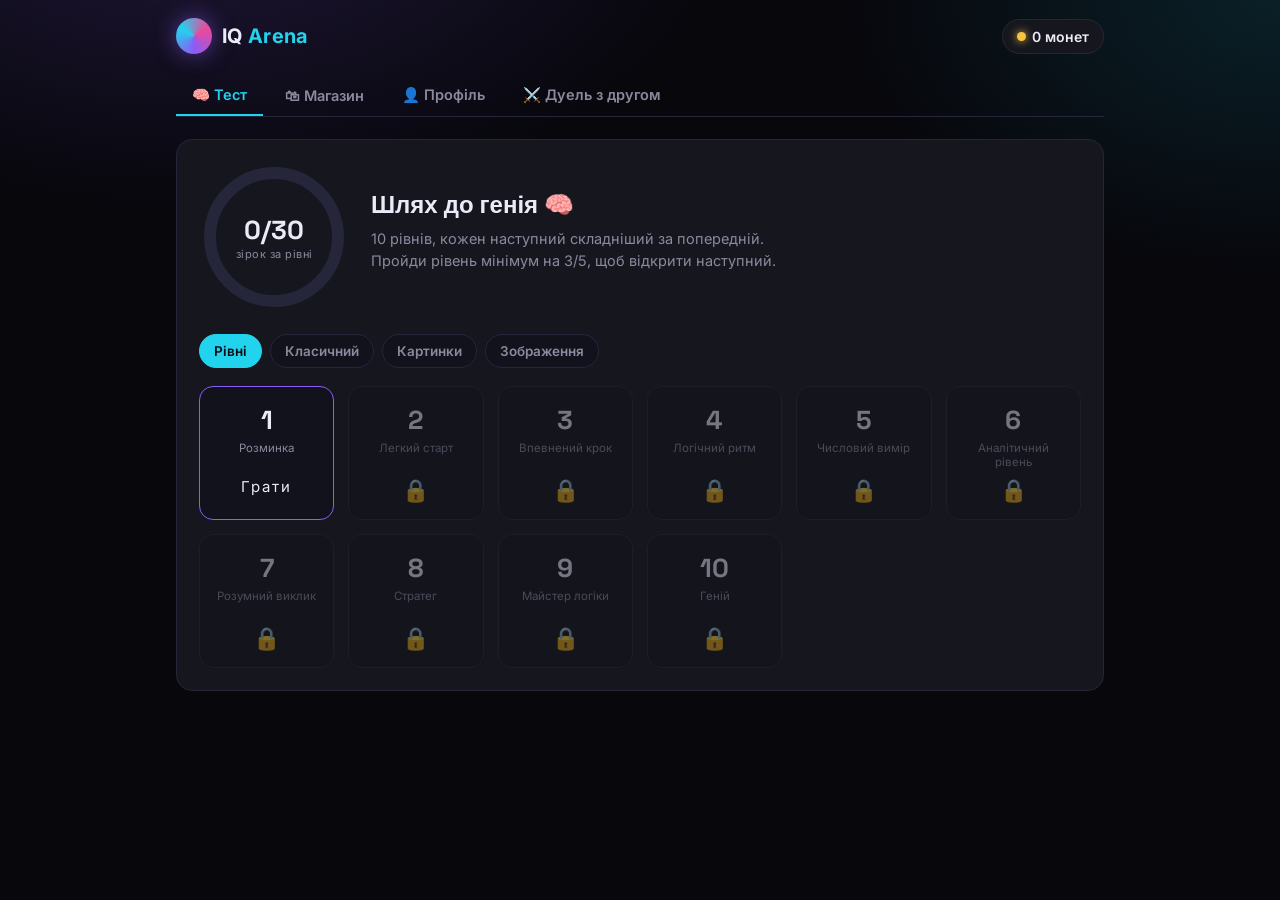
<file: index.html>
<!DOCTYPE html>
<html lang="uk">
<head>
<meta charset="UTF-8">
<meta name="viewport" content="width=device-width, initial-scale=1.0">
<title>IQ Arena</title>
<link rel="stylesheet" href="style.css">
</head>


<body>
<div class="wrap" id="app"></div>

<script src="script.js"></script>
</body>
</html>
</file>
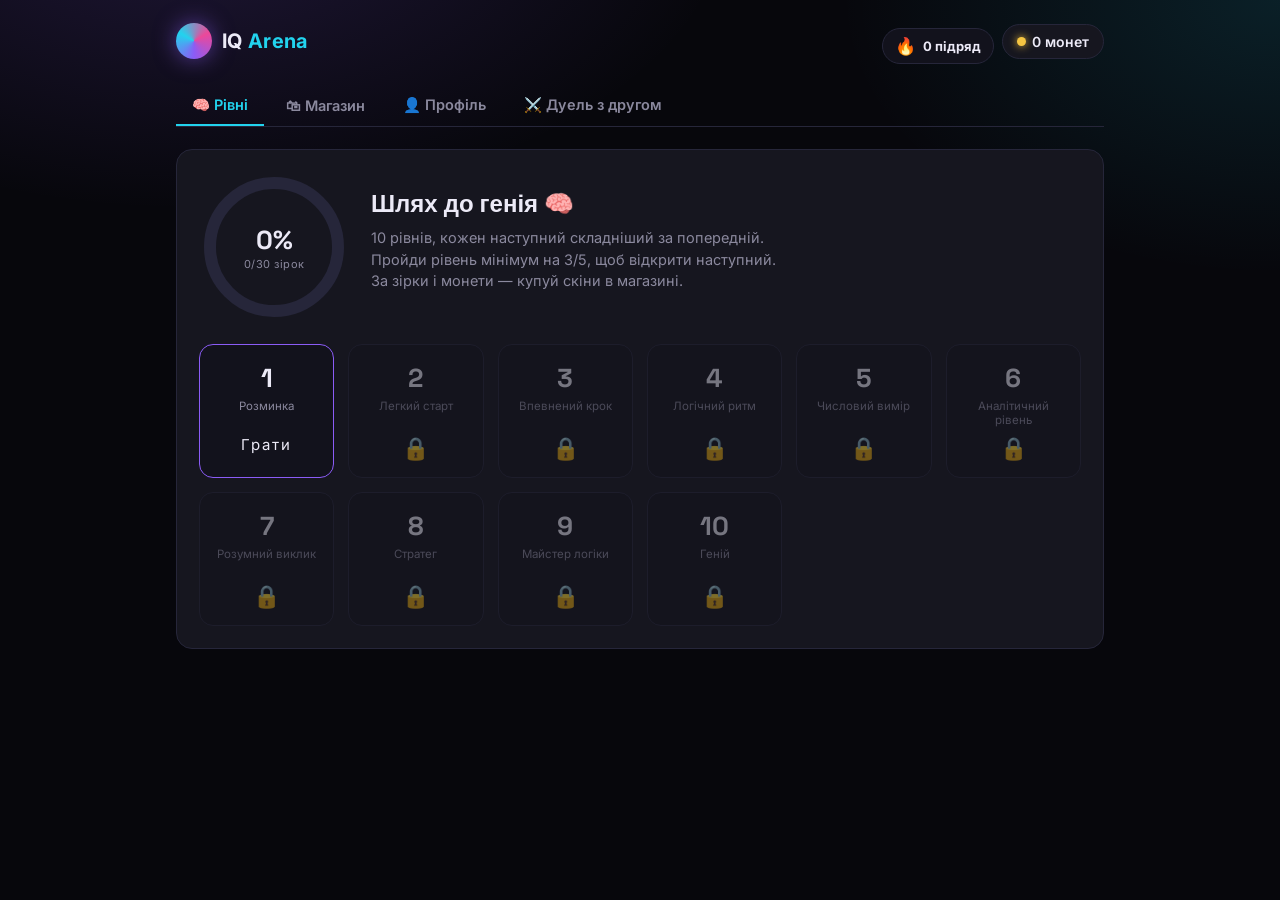
<file: iq-arena-streak (1).html>
<!DOCTYPE html>
<html lang="uk">
<head>
<meta charset="UTF-8">
<meta name="viewport" content="width=device-width, initial-scale=1.0">
<title>IQ Arena</title>
<style>
@import url('https://fonts.googleapis.com/css2?family=Space+Grotesk:wght@500;600;700&family=Inter:wght@400;500;600;700&display=swap');

:root{
  --bg:#07070c;
  --bg-elev:#12121c;
  --bg-card:#16161f;
  --line:#26263a;
  --violet:#8b5cf6;
  --cyan:#22d3ee;
  --pink:#ec4899;
  --gold:#f5c542;
  --text:#eceaf7;
  --text-dim:#8b899e;
  --danger:#f14668;
  --good:#34d399;
}
*{box-sizing:border-box;}
html,body{margin:0;padding:0;}
body{
  background:
    radial-gradient(ellipse 900px 500px at 15% -10%, rgba(139,92,246,.18), transparent 60%),
    radial-gradient(ellipse 800px 500px at 100% 0%, rgba(34,211,238,.12), transparent 55%),
    var(--bg);
  color:var(--text);
  font-family:'Inter',sans-serif;
  min-height:100vh;
}
h1,h2,h3,.disp{font-family:'Space Grotesk',sans-serif;}
button{font-family:'Inter',sans-serif;cursor:pointer;}
::selection{background:var(--violet);color:#fff;}
:focus-visible{outline:2px solid var(--cyan);outline-offset:2px;}
@media (prefers-reduced-motion: reduce){*{animation-duration:.001ms !important;transition-duration:.001ms !important;}}

.wrap{max-width:960px;margin:0 auto;padding:18px 16px 60px;}

/* topbar */
.topbar{display:flex;align-items:center;justify-content:space-between;gap:12px;margin-bottom:22px;}
.brand{display:flex;align-items:center;gap:10px;}
.brand-orb{
  width:36px;height:36px;border-radius:50%;
  background:conic-gradient(from 180deg, var(--violet), var(--cyan), var(--pink), var(--violet));
  box-shadow:0 0 22px rgba(139,92,246,.55);
  animation:spin 6s linear infinite;
}
@keyframes spin{to{transform:rotate(360deg);}}
.brand-name{font-size:20px;font-weight:700;letter-spacing:.3px;}
.brand-name span{color:var(--cyan);}
.coin-pill{
  display:flex;align-items:center;gap:6px;
  background:var(--bg-card);border:1px solid var(--line);
  padding:8px 14px;border-radius:999px;font-weight:600;font-size:14px;
}
.coin-pill .dot{width:9px;height:9px;border-radius:50%;background:var(--gold);box-shadow:0 0 8px var(--gold);}

/* tabs */
.tabs{display:flex;gap:6px;margin-bottom:22px;border-bottom:1px solid var(--line);overflow-x:auto;}
.tab-btn{
  background:none;border:none;color:var(--text-dim);padding:10px 16px;font-size:14.5px;
  font-weight:600;border-bottom:2px solid transparent;white-space:nowrap;transition:.15s;
}
.tab-btn:hover{color:var(--text);}
.tab-btn.active{color:var(--cyan);border-bottom-color:var(--cyan);}

.card{
  background:var(--bg-card);border:1px solid var(--line);border-radius:16px;padding:22px;
}
.muted{color:var(--text-dim);}
.grad-btn{
  background:linear-gradient(90deg,var(--violet),var(--cyan));border:none;color:#0a0a12;
  font-weight:700;padding:12px 22px;border-radius:11px;font-size:15px;transition:.15s;
}
.grad-btn:hover{filter:brightness(1.1);transform:translateY(-1px);}
.grad-btn:disabled{opacity:.4;cursor:not-allowed;transform:none;}
.ghost-btn{
  background:transparent;border:1px solid var(--line);color:var(--text);
  padding:11px 20px;border-radius:11px;font-size:14.5px;font-weight:600;transition:.15s;
}
.ghost-btn:hover{border-color:var(--cyan);color:var(--cyan);}

/* ===== LEVEL MAP ===== */
.hero-row{display:flex;gap:22px;align-items:center;flex-wrap:wrap;margin-bottom:22px;}
.gauge-wrap{position:relative;width:150px;height:150px;flex-shrink:0;}
.gauge-num{position:absolute;inset:0;display:flex;flex-direction:column;align-items:center;justify-content:center;}
.gauge-num b{font-family:'Space Grotesk';font-size:26px;}
.gauge-num small{color:var(--text-dim);font-size:11px;letter-spacing:.5px;text-align:center;padding:0 10px;}
.hero-text h2{margin:0 0 8px;font-size:24px;}
.hero-text p{color:var(--text-dim);margin:0 0 14px;max-width:420px;line-height:1.5;font-size:14.5px;}

.level-grid{display:grid;grid-template-columns:repeat(auto-fill,minmax(130px,1fr));gap:14px;}
.level-node{
  position:relative;background:var(--bg-elev);border:1px solid var(--line);border-radius:14px;
  padding:16px 12px;text-align:center;transition:.15s;
}
.level-node.unlocked{border-color:var(--violet);cursor:pointer;}
.level-node.unlocked:hover{transform:translateY(-2px);box-shadow:0 6px 20px rgba(139,92,246,.25);}
.level-node.locked{opacity:.45;}
.level-num{font-family:'Space Grotesk';font-size:26px;font-weight:700;}
.level-title{font-size:11.5px;color:var(--text-dim);margin:4px 0 8px;min-height:28px;}
.level-stars{font-size:15px;letter-spacing:2px;}
.level-lock{font-size:22px;margin-top:4px;}

/* ===== STREAK ===== */
.streak-pill{
  display:inline-flex;align-items:center;gap:7px;
  background:var(--bg-elev);border:1px solid var(--line);
  padding:7px 12px;border-radius:999px;font-size:13px;font-weight:700;
  margin-top:10px;
}
.streak-pill.hot{border-color:var(--gold);color:var(--gold);box-shadow:0 0 14px rgba(245,197,66,.14);}
.streak-fire{font-size:17px;}

/* progress bar in test */
.q-progress{display:flex;gap:5px;margin-bottom:18px;}
.q-progress i{flex:1;height:5px;border-radius:3px;background:var(--line);}
.q-progress i.done{background:var(--cyan);}
.q-progress i.now{background:var(--violet);}
.q-text{font-size:19px;font-weight:600;margin:4px 0 20px;line-height:1.4;}
.opts{display:grid;grid-template-columns:1fr 1fr;gap:12px;}
@media(max-width:520px){.opts{grid-template-columns:1fr;}}
.opt-btn{
  text-align:left;background:var(--bg-elev);border:1px solid var(--line);color:var(--text);
  padding:14px 16px;border-radius:12px;font-size:15px;transition:.12s;
}
.opt-btn:hover{border-color:var(--violet);background:#1a1a28;}
.opt-btn.correct{border-color:var(--good);background:rgba(52,211,153,.12);}
.opt-btn.wrong{border-color:var(--danger);background:rgba(241,70,104,.12);}
.opt-btn:disabled{cursor:default;}

.result-box{text-align:center;padding:10px 0 4px;}
.result-box .big{font-family:'Space Grotesk';font-size:52px;font-weight:700;background:linear-gradient(90deg,var(--violet),var(--cyan));-webkit-background-clip:text;background-clip:text;color:transparent;}
.pass-tag{display:inline-block;padding:6px 16px;border-radius:999px;font-weight:700;font-size:13px;margin-bottom:8px;}
.pass-tag.win{background:rgba(52,211,153,.15);color:var(--good);}
.pass-tag.fail{background:rgba(241,70,104,.15);color:var(--danger);}
.result-row{display:flex;justify-content:center;gap:26px;margin:18px 0 22px;flex-wrap:wrap;}
.result-stat{text-align:center;}
.result-stat b{display:block;font-size:20px;font-family:'Space Grotesk';}
.result-stat small{color:var(--text-dim);font-size:12px;}
.stars-big{font-size:34px;letter-spacing:6px;margin:6px 0 10px;}

/* ===== SHOP ===== */
.shop-cats{display:flex;gap:8px;margin-bottom:18px;flex-wrap:wrap;}
.cat-chip{background:var(--bg-elev);border:1px solid var(--line);color:var(--text-dim);padding:8px 14px;border-radius:999px;font-size:13.5px;font-weight:600;}
.cat-chip.active{color:#0a0a12;background:var(--cyan);border-color:var(--cyan);}
.shop-grid{display:grid;grid-template-columns:repeat(auto-fill,minmax(140px,1fr));gap:14px;}
.item-card{background:var(--bg-elev);border:1px solid var(--line);border-radius:14px;padding:14px;text-align:center;}
.item-preview{width:64px;height:64px;border-radius:50%;margin:0 auto 10px;display:flex;align-items:center;justify-content:center;font-size:28px;border:1px solid var(--line);}
.item-name{font-size:13.5px;font-weight:600;margin-bottom:2px;}
.item-cost{color:var(--gold);font-size:12.5px;margin-bottom:10px;}
.item-btn{width:100%;padding:8px;border-radius:9px;font-size:13px;font-weight:700;border:none;}
.item-btn.owned{background:var(--line);color:var(--text-dim);}
.item-btn.equipped{background:var(--good);color:#06251a;}
.item-btn.buy{background:linear-gradient(90deg,var(--violet),var(--cyan));color:#0a0a12;}
.item-btn.locked{background:var(--bg-card);color:var(--text-dim);}

/* ===== PROFILE / AVATAR ===== */
.profile-top{display:flex;gap:26px;align-items:center;flex-wrap:wrap;margin-bottom:22px;}
.avatar-shell{width:130px;height:130px;position:relative;flex-shrink:0;}
.avatar-body{width:100%;height:100%;border-radius:50%;display:flex;align-items:center;justify-content:center;position:relative;transition:.2s;}
.avatar-hat{position:absolute;top:-22px;left:50%;transform:translateX(-50%);font-size:44px;}
.avatar-face{font-size:34px;}
.name-input{
  background:var(--bg-elev);border:1px solid var(--line);color:var(--text);
  padding:10px 14px;border-radius:10px;font-size:16px;font-weight:600;width:220px;max-width:60vw;
}
.stat-grid{display:grid;grid-template-columns:repeat(4,1fr);gap:12px;margin-top:18px;}
.stat-card{background:var(--bg-elev);border:1px solid var(--line);border-radius:12px;padding:14px;text-align:center;}
.stat-card b{display:block;font-family:'Space Grotesk';font-size:20px;}
.stat-card small{color:var(--text-dim);font-size:12px;}

/* ===== DUEL ===== */
.duel-choice{display:flex;gap:14px;flex-wrap:wrap;}
.duel-card{flex:1;min-width:220px;background:var(--bg-elev);border:1px solid var(--line);border-radius:14px;padding:20px;}
.duel-card h3{margin:0 0 8px;font-size:16px;}
.code-input{
  background:var(--bg-card);border:1px solid var(--line);color:var(--text);
  padding:11px 14px;border-radius:10px;font-size:18px;letter-spacing:3px;text-align:center;width:120px;margin-right:10px;
}
.room-code-big{font-family:'Space Grotesk';font-size:44px;font-weight:700;letter-spacing:8px;color:var(--cyan);text-align:center;margin:10px 0;}
.pulse-dot{width:9px;height:9px;border-radius:50%;background:var(--gold);display:inline-block;animation:pulse 1.2s infinite;margin-right:6px;}
@keyframes pulse{0%,100%{opacity:1;}50%{opacity:.25;}}
.vs-row{display:flex;align-items:center;justify-content:center;gap:24px;margin:20px 0;}
.vs-player{text-align:center;}
.vs-avatar{width:70px;height:70px;border-radius:50%;margin:0 auto 8px;}
.vs-mid{font-family:'Space Grotesk';font-weight:700;color:var(--text-dim);font-size:18px;}
.winner-banner{text-align:center;font-family:'Space Grotesk';font-size:22px;font-weight:700;margin:14px 0;}
</style>
</head>
<body>
<div class="wrap" id="app"></div>

<script>
/* ---------- storage helpers ---------- */
async function sget(key, shared){ try{ const r = await window.storage.get(key, !!shared); return r ? r.value : null; }catch(e){ return null; } }
async function sset(key, value, shared){ try{ return await window.storage.set(key, value, !!shared); }catch(e){ return null; } }

function uid(){ return Math.random().toString(36).slice(2,10); }
function mulberry32(a){ return function(){ a|=0; a=a+0x6D2B79F5|0; let t=Math.imul(a^a>>>15,1|a); t=t+Math.imul(t^t>>>7,61|t)^t; return ((t^t>>>14)>>>0)/4294967296; }; }
function seededShuffle(arr, seed){
  const rng = mulberry32(seed);
  const a = arr.slice();
  for(let i=a.length-1;i>0;i--){ const j=Math.floor(rng()*(i+1)); [a[i],a[j]]=[a[j],a[i]]; }
  return a;
}
function shuffleRandom(arr){ return seededShuffle(arr, Math.floor(Math.random()*1e9)); }

/* ---------- 10 levels x 5 questions, increasing difficulty ---------- */
const LEVELS = [
  { title:"Розминка", q:[
    {q:"Яке слово зайве?", o:["Кіт","Собака","Стіл","Кінь"], a:2},
    {q:"Продовжте: 1, 2, 3, 4, ?", o:["5","6","7","4"], a:0},
    {q:"Скільки днів у тижні?", o:["5","6","7","8"], a:2},
    {q:"Яка пора року йде після зими?", o:["Осінь","Весна","Літо","Зима"], a:1},
    {q:"Скільки буде 2 + 2 × 2?", o:["8","6","4","10"], a:1},
  ]},
  { title:"Легкий старт", q:[
    {q:"Продовжте: 5, 10, 15, 20, ?", o:["22","24","25","30"], a:2},
    {q:"Яке слово зайве?", o:["Яблуко","Банан","Морква","Груша"], a:2},
    {q:"Рука : Пальці = Дерево : ?", o:["Листя","Земля","Небо","Вода"], a:0},
    {q:"Продовжте: A, B, C, D, ?", o:["E","F","D","G"], a:0},
    {q:"Скільки місяців у році?", o:["10","11","12","13"], a:2},
  ]},
  { title:"Впевнений крок", q:[
    {q:"Продовжте: 2, 4, 8, 16, ?", o:["24","32","20","64"], a:1},
    {q:"Книга : Читати = Їжа : ?", o:["Готувати","Їсти","Купувати","Мити"], a:1},
    {q:"Яке слово зайве?", o:["Собака","Кіт","Стілець","Кінь"], a:2},
    {q:"Продовжте: 3, 6, 9, 12, ?", o:["14","16","15","18"], a:2},
    {q:"Годинник : Час = Термометр : ?", o:["Погода","Температура","Скло","Ртуть"], a:1},
  ]},
  { title:"Логічний ритм", q:[
    {q:"Продовжте: 1, 4, 9, 16, 25, ?", o:["30","36","32","49"], a:1},
    {q:"Птах : Гніздо = Людина : ?", o:["Робота","Дім","Місто","Сім'я"], a:1},
    {q:"Продовжте буквений ряд: A, C, E, G, ?", o:["H","I","F","J"], a:1},
    {q:"Яке слово зайве?", o:["Трикутник","Квадрат","Коло","Дерево"], a:3},
    {q:"Якщо всі коти — тварини, і Мурчик — кіт, то Мурчик — це:", o:["Птах","Рослина","Тварина","Річ"], a:2},
  ]},
  { title:"Числовий вимір", q:[
    {q:"Продовжте: 1, 1, 2, 3, 5, 8, ?", o:["11","12","13","10"], a:2},
    {q:"Продовжте буквений ряд: B, D, F, H, ?", o:["I","K","J","G"], a:2},
    {q:"У Марії 3 брати, і в кожного брата є одна сестра. Скільки сестер у братів?", o:["1","2","3","4"], a:0},
    {q:"Продовжте: 7, 14, 21, 28, ?", o:["30","35","32","42"], a:1},
    {q:"Що важче: кілограм пір'я чи кілограм заліза?", o:["Пір'я","Залізо","Однаково","Не можна визначити"], a:2},
  ]},
  { title:"Аналітичний рівень", q:[
    {q:"Продовжте: 2, 6, 18, 54, ?", o:["108","162","216","144"], a:1},
    {q:"Продовжте: 100, 90, 81, 73, ?", o:["66","65","64","67"], a:0},
    {q:"Художник : Пензель = Письменник : ?", o:["Папір","Ручка","Книга","Стіл"], a:1},
    {q:"Яке число зайве: 3, 5, 7, 9, 10?", o:["3","9","10","7"], a:2},
    {q:"Сьогодні вівторок. Яким днем буде через 10 днів?", o:["Четвер","П'ятниця","Субота","Середа"], a:1},
  ]},
  { title:"Розумний виклик", q:[
    {q:"Продовжте: 4, 9, 16, 25, 36, ?", o:["42","49","45","48"], a:1},
    {q:"5 машин фарбують 5 парканів за 5 днів. За скільки днів 100 машин пофарбують 100 парканів?", o:["100","20","5","1"], a:2},
    {q:"Лікар : Лікарня = Вчитель : ?", o:["Клас","Школа","Дошка","Учень"], a:1},
    {q:"Яке слово не належить до групи: Флейта, Труба, Саксофон, Барабан?", o:["Флейта","Труба","Саксофон","Барабан"], a:3},
    {q:"Продовжте: 12, 24, 36, 48, ?", o:["54","58","60","50"], a:2},
  ]},
  { title:"Стратег", q:[
    {q:"Продовжте: 1, 2, 6, 24, 120, ?", o:["720","600","840","360"], a:0},
    {q:"Три сестри мають по одному спільному брату. Скільки всього дітей у родині?", o:["3","4","6","7"], a:1},
    {q:"Насіння : Дерево = Яйце : ?", o:["Гніздо","Птах","Шкаралупа","Курка"], a:1},
    {q:"Продовжте: 2, 3, 5, 7, 11, ?", o:["12","13","14","15"], a:1},
    {q:"Потяг їде зі швидкістю 60 км/год. За скільки часу він проїде 150 км?", o:["2 год","2,5 год","3 год","1,5 год"], a:1},
  ]},
  { title:"Майстер логіки", q:[
    {q:"Продовжте: 3, 7, 15, 31, 63, ?", o:["120","125","127","130"], a:2},
    {q:"У кімнаті 4 кути, у кожному сидить кіт. Навпроти кожного кота — 3 коти. Скільки всього котів у кімнаті?", o:["4","12","16","8"], a:0},
    {q:"Океан : Крапля = Пустеля : ?", o:["Піщинка","Оазис","Верблюд","Спека"], a:0},
    {q:"Продовжте буквений ряд: Z, X, V, T, ?", o:["S","R","Q","U"], a:1},
    {q:"Один годинник зупинений, інший поспішає на хвилину щодня. Який з них точніший протягом року?", o:["Той, що поспішає","Зупинений","Обидва однаково","Жоден"], a:1},
  ]},
  { title:"Геній", q:[
    {q:"Продовжте: 1, 3, 6, 10, 15, ?", o:["18","20","21","22"], a:2},
    {q:"Скільки разів на добу годинникові стрілки накладаються одна на одну?", o:["12","22","24","20"], a:1},
    {q:"Симфонія : Композитор = Роман : ?", o:["Читач","Письменник","Сторінка","Бібліотека"], a:1},
    {q:"Продовжте: 5, 11, 23, 47, ?", o:["93","94","95","96"], a:2},
    {q:"Що можна зловити, але не можна кинути?", o:["М'яч","Застуду","Рибу","Метелика"], a:1},
  ]},
];
const ALL_QUESTIONS = LEVELS.flatMap(l=>l.q);

/* ---------- shop items ---------- */
const BODIES = [
  {id:"b1",name:"Смарагд",cost:0,bg:"#10b981"},
  {id:"b2",name:"Аметист",cost:50,bg:"#8b5cf6"},
  {id:"b3",name:"Вогонь",cost:80,bg:"#f97316"},
  {id:"b4",name:"Крига",cost:80,bg:"#22d3ee"},
  {id:"b5",name:"Золото",cost:150,bg:"#eab308"},
  {id:"b6",name:"Космос",cost:220,bg:"linear-gradient(135deg,#8b5cf6,#ec4899)"}
];
const HATS = [
  {id:"h0",name:"Без капелюха",cost:0,emoji:""},
  {id:"h1",name:"Корона",cost:120,emoji:"👑"},
  {id:"h2",name:"Кепка",cost:60,emoji:"🧢"},
  {id:"h3",name:"Циліндр",cost:100,emoji:"🎩"},
  {id:"h4",name:"Ковбойський",cost:90,emoji:"🤠"},
  {id:"h5",name:"Випускний",cost:110,emoji:"🎓"}
];
const FACES = [
  {id:"f0",name:"Звичайне",cost:0,emoji:""},
  {id:"f1",name:"Темні окуляри",cost:50,emoji:"🕶️"},
  {id:"f2",name:"Розумні окуляри",cost:70,emoji:"🤓"},
  {id:"f3",name:"Зірочки",cost:65,emoji:"🤩"},
  {id:"f4",name:"Робот",cost:130,emoji:"🤖"}
];
const AURAS = [
  {id:"a0",name:"Без аури",cost:0,glow:"none"},
  {id:"a1",name:"Неонова",cost:100,glow:"0 0 34px #22d3ee"},
  {id:"a2",name:"Вогняна",cost:100,glow:"0 0 34px #f97316"},
  {id:"a3",name:"Райдужна",cost:180,glow:"0 0 40px #ec4899"}
];
function findItem(cat,id){ const m={body:BODIES,hat:HATS,face:FACES,aura:AURAS}[cat]; return m.find(i=>i.id===id); }

/* ---------- state ---------- */
let profile = null;
let tab = "test";
let shopCat = "body";
let testState = null;
let duelState = { screen:"menu", code:null, room:null, pollTimer:null };

const defaultProfile = ()=>({
  id: uid(), name:"Гравець", coins:0, bestScore:0, gamesPlayed:0, streak:0, bestStreak:0,
  owned:["b1","h0","f0","a0"], equipped:{body:"b1",hat:"h0",face:"f0",aura:"a0"},
  unlockedLevel:1, levelStars:{}
});

async function loadProfile(){
  let p = await sget("profile", false);
  if(!p){ p = defaultProfile(); await sset("profile", p, false); }
  else if(typeof p === "string"){ try{ p = JSON.parse(p); }catch(e){ p = defaultProfile(); } }
  if(!p.unlockedLevel) p.unlockedLevel = 1;
  if(!p.levelStars) p.levelStars = {};
  if(typeof p.streak !== "number") p.streak = 0;
  if(typeof p.bestStreak !== "number") p.bestStreak = 0;
  profile = p;
}
async function saveProfile(){ await sset("profile", profile, false); }

/* ---------- avatar render ---------- */
function avatarHTML(size, equipped){
  const body = findItem("body", equipped.body) || BODIES[0];
  const hat = findItem("hat", equipped.hat) || HATS[0];
  const face = findItem("face", equipped.face) || FACES[0];
  const aura = findItem("aura", equipped.aura) || AURAS[0];
  return `<div class="avatar-body" style="width:${size}px;height:${size}px;background:${body.bg};box-shadow:${aura.glow};">
    ${hat.emoji ? `<div class="avatar-hat" style="font-size:${size*0.34}px;top:${-size*0.17}px;">${hat.emoji}</div>`:""}
    <div class="avatar-face" style="font-size:${size*0.26}px;">${face.emoji}</div>
  </div>`;
}

/* ---------- render root ---------- */
function render(){
  const app = document.getElementById("app");
  app.innerHTML = `
    <div class="topbar">
      <div class="brand"><div class="brand-orb"></div><div class="brand-name">IQ <span>Arena</span></div></div>
      <div style="display:flex;align-items:center;gap:8px;flex-wrap:wrap;justify-content:flex-end;"><div class="streak-pill ${profile.streak>=3?"hot":""}"><span class="streak-fire">🔥</span>${profile.streak} підряд</div><div class="coin-pill"><span class="dot"></span>${profile.coins} монет</div></div>
    </div>
    <div class="tabs">
      ${tabBtn("test","🧠 Рівні")}
      ${tabBtn("shop","🛍 Магазин")}
      ${tabBtn("profile","👤 Профіль")}
      ${tabBtn("duel","⚔️ Дуель з другом")}
    </div>
    <div id="tab-content"></div>
  `;
  document.getElementById("tab-content").innerHTML =
    tab==="test" ? renderTest() :
    tab==="shop" ? renderShop() :
    tab==="profile" ? renderProfile() :
    renderDuel();
}
function tabBtn(id,label){ return `<button class="tab-btn ${tab===id?"active":""}" data-tab="${id}">${label}</button>`; }

/* ---------- TEST / LEVELS TAB ---------- */
function startLevelTest(levelNum){
  const level = LEVELS[levelNum-1];
  testState = { questions: level.q.slice(), idx:0, score:0, answered:false, coinsEarned:0, done:false, mode:"level", levelNum };
}
function startDuelTest(seed){
  const pool = seededShuffle(ALL_QUESTIONS, seed);
  testState = { questions: pool.slice(0,10), idx:0, score:0, answered:false, coinsEarned:0, done:false, mode:"duel" };
}

function totalStars(){ return Object.values(profile.levelStars).reduce((s,v)=>s+v,0); }

function renderTest(){
  if(!testState){
    const stars = totalStars();
    const pct = Math.round(stars/30*100);
    return `
      <div class="card">
        <div class="hero-row">
          ${gauge(pct, stars+"/30 зірок")}
          <div class="hero-text">
            <h2>Шлях до генія 🧠</h2>
            <p>10 рівнів, кожен наступний складніший за попередній. Пройди рівень мінімум на 3/5, щоб відкрити наступний. За зірки і монети — купуй скіни в магазині.</p>
          </div>
        </div>
        <div class="level-grid">
          ${LEVELS.map((lvl,i)=>levelNode(lvl,i+1)).join("")}
        </div>
      </div>`;
  }
  if(testState.done){
    if(testState.mode==="level"){
      const passed = testState.score>=3;
      const stars = testState.score>=5?3:testState.score>=4?2:testState.score>=3?1:0;
      return `
        <div class="card result-box">
          <div class="pass-tag ${passed?"win":"fail"}">${passed?"Рівень пройдено!":"Спробуй ще раз"}</div>
          <div class="big">${testState.score}/5</div>
          <div class="stars-big">${"★".repeat(stars)}${"☆".repeat(3-stars)}</div>
          <div class="result-row">
            <div class="result-stat"><b>+${testState.coinsEarned}</b><small>монет</small></div>
            <div class="result-stat"><b>${testState.levelNum}</b><small>рівень</small></div>
          </div>
          <button class="grad-btn" data-action="retry-level" data-lvl="${testState.levelNum}">Пройти ще раз</button>
          <button class="ghost-btn" data-action="to-map" style="margin-left:10px;">Карта рівнів</button>
        </div>`;
    } else {
      return renderDuelPlayingDone();
    }
  }
  const q = testState.questions[testState.idx];
  const total = testState.questions.length;
  const prog = testState.questions.map((_,i)=>{
    const cls = i<testState.idx ? "done" : i===testState.idx ? "now" : "";
    return `<i class="${cls}"></i>`;
  }).join("");
  const heading = testState.mode==="level" ? `Рівень ${testState.levelNum}: ${LEVELS[testState.levelNum-1].title}` : "Дуельний тест";
  return `
    <div class="card">
      <div class="muted" style="font-size:12.5px;margin-bottom:10px;letter-spacing:.3px;">${heading}</div>
      <div class="q-progress">${prog}</div>
      <div class="muted" style="font-size:13px;margin-bottom:6px;">Питання ${testState.idx+1} з ${total}</div>
      <div class="q-text">${q.q}</div>
      <div class="opts">
        ${q.o.map((opt,i)=>`<button class="opt-btn" data-action="answer" data-i="${i}">${opt}</button>`).join("")}
      </div>
    </div>`;
}
function renderDuelPlayingDone(){ return ""; }

function levelNode(lvl, num){
  const unlocked = num <= profile.unlockedLevel;
  const stars = profile.levelStars[num] || 0;
  if(!unlocked){
    return `<div class="level-node locked"><div class="level-num">${num}</div><div class="level-title">${lvl.title}</div><div class="level-lock">🔒</div></div>`;
  }
  return `<div class="level-node unlocked" data-action="start-level" data-lvl="${num}">
    <div class="level-num">${num}</div>
    <div class="level-title">${lvl.title}</div>
    <div class="level-stars">${stars>0 ? "★".repeat(stars)+"☆".repeat(3-stars) : "Грати"}</div>
  </div>`;
}

function gauge(pct, label){
  return `
    <div class="gauge-wrap">
      <svg width="150" height="150" viewBox="0 0 150 150">
        <circle cx="75" cy="75" r="64" fill="none" stroke="#26263a" stroke-width="12"/>
        <circle cx="75" cy="75" r="64" fill="none" stroke="url(#g1)" stroke-width="12" stroke-linecap="round"
          stroke-dasharray="${2*Math.PI*64}" stroke-dashoffset="${2*Math.PI*64*(1-pct/100)}" transform="rotate(-90 75 75)"/>
        <defs><linearGradient id="g1" x1="0" y1="0" x2="1" y2="1">
          <stop offset="0%" stop-color="#8b5cf6"/><stop offset="100%" stop-color="#22d3ee"/>
        </linearGradient></defs>
      </svg>
      <div class="gauge-num"><b>${pct}%</b><small>${label}</small></div>
    </div>`;
}

async function handleAnswer(i){
  if(testState.answered) return;
  testState.answered = true;
  const q = testState.questions[testState.idx];
  const correct = i===q.a;
  if(correct) {
    testState.score++;
    profile.streak++;
    if(profile.streak > profile.bestStreak) profile.bestStreak = profile.streak;
  } else {
    profile.streak = 0;
  }
  await saveProfile();
  document.querySelectorAll(".opt-btn").forEach((btn,idx)=>{
    btn.disabled = true;
    if(idx===q.a) btn.classList.add("correct");
    else if(idx===i) btn.classList.add("wrong");
  });
  await new Promise(r=>setTimeout(r,650));
  testState.idx++;
  testState.answered = false;
  if(testState.idx >= testState.questions.length){
    testState.done = true;
    if(testState.mode==="duel"){
      finishDuelTest();
      return;
    }
    const passed = testState.score>=3;
    const stars = testState.score>=5?3:testState.score>=4?2:testState.score>=3?1:0;
    const coins = testState.score*10 + testState.levelNum*3;
    testState.coinsEarned = coins;
    profile.coins += coins;
    profile.gamesPlayed += 1;
    if(testState.score > profile.bestScore) profile.bestScore = testState.score;
    const prevStars = profile.levelStars[testState.levelNum] || 0;
    if(stars > prevStars) profile.levelStars[testState.levelNum] = stars;
    if(passed && testState.levelNum === profile.unlockedLevel && profile.unlockedLevel < LEVELS.length){
      profile.unlockedLevel += 1;
    }
    await saveProfile();
  }
  render();
}

/* ---------- SHOP TAB ---------- */
function renderShop(){
  const cats = [["body","Тіло"],["hat","Капелюх"],["face","Обличчя"],["aura","Аура"]];
  const map = {body:BODIES, hat:HATS, face:FACES, aura:AURAS};
  const items = map[shopCat];
  return `
    <div class="card">
      <div class="shop-cats">
        ${cats.map(([id,label])=>`<button class="cat-chip ${shopCat===id?"active":""}" data-shopcat="${id}">${label}</button>`).join("")}
      </div>
      <div class="shop-grid">
        ${items.map(it=>itemCard(it)).join("")}
      </div>
    </div>`;
}
function itemCard(it){
  const owned = profile.owned.includes(it.id);
  const equipped = profile.equipped[shopCat]===it.id;
  const preview = shopCat==="body"
    ? `<div class="item-preview" style="background:${it.bg};"></div>`
    : shopCat==="aura"
      ? `<div class="item-preview" style="background:#1a1a28;box-shadow:${it.glow};"></div>`
      : `<div class="item-preview">${it.emoji||"—"}</div>`;
  let btn;
  if(equipped) btn = `<button class="item-btn equipped" disabled>Одягнено ✓</button>`;
  else if(owned) btn = `<button class="item-btn owned" data-action="equip" data-cat="${shopCat}" data-id="${it.id}">Одягнути</button>`;
  else if(profile.coins>=it.cost) btn = `<button class="item-btn buy" data-action="buy" data-cat="${shopCat}" data-id="${it.id}">Купити за ${it.cost}</button>`;
  else btn = `<button class="item-btn locked" disabled>Потрібно ${it.cost}</button>`;
  return `<div class="item-card">${preview}<div class="item-name">${it.name}</div><div class="item-cost">${it.cost===0?"безкоштовно":it.cost+" 🪙"}</div>${btn}</div>`;
}
async function buyItem(cat,id){
  const it = findItem(cat,id);
  if(!it || profile.coins<it.cost || profile.owned.includes(id)) return;
  profile.coins -= it.cost;
  profile.owned.push(id);
  profile.equipped[cat] = id;
  await saveProfile();
  render();
}
async function equipItem(cat,id){
  profile.equipped[cat] = id;
  await saveProfile();
  render();
}

/* ---------- PROFILE TAB ---------- */
function renderProfile(){
  return `
    <div class="card">
      <div class="profile-top">
        <div class="avatar-shell">${avatarHTML(130, profile.equipped)}</div>
        <div>
          <div class="muted" style="font-size:12px;margin-bottom:6px;">ІМ'Я ГРАВЦЯ</div>
          <input class="name-input" id="name-input" value="${profile.name}" maxlength="16"/>
        </div>
      </div>
      <div class="stat-grid">
        <div class="stat-card"><b>${profile.coins}</b><small>монет</small></div>
        <div class="stat-card"><b>${profile.unlockedLevel}/10</b><small>відкритий рівень</small></div>
        <div class="stat-card"><b>${totalStars()}/30</b><small>зірок зібрано</small></div><div class="stat-card"><b>${profile.bestStreak}</b><small>найкраща серія</small></div>
      </div>
    </div>`;
}

/* ---------- DUEL TAB ---------- */
function stopPoll(){ if(duelState.pollTimer){ clearInterval(duelState.pollTimer); duelState.pollTimer=null; } }

function renderDuel(){
  if(duelState.screen==="menu"){
    return `
      <div class="card">
        <h2 style="margin-top:0;">Дуель з другом ⚔️</h2>
        <p class="muted">Створи кімнату, поділись кодом із другом — і подивись, хто набере більше балів в однаковому тесті.</p>
        <div class="duel-choice">
          <div class="duel-card">
            <h3>Створити кімнату</h3>
            <p class="muted" style="font-size:13.5px;">Ти отримаєш код для друга.</p>
            <button class="grad-btn" data-action="duel-create">Створити</button>
          </div>
          <div class="duel-card">
            <h3>Приєднатися</h3>
            <p class="muted" style="font-size:13.5px;">Введи код кімнати друга.</p>
            <input class="code-input" id="join-code" placeholder="0000" maxlength="4"/>
            <button class="ghost-btn" data-action="duel-join">Увійти</button>
          </div>
        </div>
      </div>`;
  }
  if(duelState.screen==="waiting"){
    const players = duelState.room ? Object.values(duelState.room.players) : [];
    return `
      <div class="card" style="text-align:center;">
        <div class="muted" style="font-size:13px;">КОД КІМНАТИ — надішли другу</div>
        <div class="room-code-big">${duelState.code}</div>
        <div class="muted" style="margin:14px 0;"><span class="pulse-dot"></span>Очікуємо другого гравця (${players.length}/2)...</div>
        <button class="ghost-btn" data-action="duel-leave">Скасувати</button>
      </div>`;
  }
  if(duelState.screen==="ready"){
    const players = Object.values(duelState.room.players);
    return `
      <div class="card" style="text-align:center;">
        <div class="muted" style="font-size:13px;margin-bottom:6px;">КІМНАТА ${duelState.code}</div>
        <h2 style="margin:4px 0 14px;">Обидва гравці готові!</h2>
        <div class="vs-row">
          ${players.map(p=>`<div class="vs-player"><div class="vs-avatar" style="background:#8b5cf6;border-radius:50%;"></div><div>${escapeHTML(p.name)}</div></div>`).join(`<div class="vs-mid">VS</div>`)}
        </div>
        <button class="grad-btn" data-action="duel-start">Почати тест</button>
      </div>`;
  }
  if(duelState.screen==="playing"){
    return renderTest();
  }
  if(duelState.screen==="waitresult"){
    return `
      <div class="card" style="text-align:center;">
        <div class="big" style="font-size:34px;">Твій результат: ${testState.score}/10</div>
        <div class="muted" style="margin:14px 0;"><span class="pulse-dot"></span>Очікуємо результат друга...</div>
      </div>`;
  }
  if(duelState.screen==="result"){
    const me = duelState.room.players[profile.id];
    const other = Object.entries(duelState.room.players).find(([pid])=>pid!==profile.id);
    const otherP = other ? other[1] : {name:"Друг", score:0};
    let banner, color;
    if(me.score>otherP.score){ banner="Перемога! 🏆"; color="var(--good)"; }
    else if(me.score<otherP.score){ banner="Поразка 😅"; color="var(--danger)"; }
    else { banner="Нічия! 🤝"; color="var(--gold)"; }
    return `
      <div class="card" style="text-align:center;">
        <div class="winner-banner" style="color:${color};">${banner}</div>
        <div class="vs-row">
          <div class="vs-player"><b style="font-size:24px;">${me.score}/10</b><div>${escapeHTML(profile.name)} (ти)</div></div>
          <div class="vs-mid">VS</div>
          <div class="vs-player"><b style="font-size:24px;">${otherP.score}/10</b><div>${escapeHTML(otherP.name)}</div></div>
        </div>
        <button class="grad-btn" data-action="duel-leave">До меню дуелей</button>
      </div>`;
  }
}
function escapeHTML(s){ return (s||"").replace(/[&<>"']/g, c=>({"&":"&amp;","<":"&lt;",">":"&gt;",'"':"&quot;","'":"&#39;"}[c])); }

async function duelCreate(){
  const code = String(Math.floor(1000+Math.random()*9000));
  const room = { seed: Math.floor(Math.random()*1e9), players:{ [profile.id]: {name:profile.name, score:null, finished:false} } };
  await sset("room:"+code, room, true);
  duelState = { screen:"waiting", code, room, pollTimer:null };
  render();
  duelState.pollTimer = setInterval(pollRoom, 1800);
}
async function duelJoin(){
  const input = document.getElementById("join-code");
  const code = input ? input.value.trim() : "";
  if(!code || code.length<4){ alert("Введи 4-значний код кімнати"); return; }
  let room = await sget("room:"+code, true);
  if(typeof room === "string"){ try{ room = JSON.parse(room); }catch(e){ room=null; } }
  if(!room){ alert("Кімнату не знайдено"); return; }
  if(!room.players[profile.id]){
    if(Object.keys(room.players).length>=2){ alert("Кімната вже заповнена"); return; }
    room.players[profile.id] = {name:profile.name, score:null, finished:false};
    await sset("room:"+code, room, true);
  }
  duelState = { screen: Object.keys(room.players).length>=2 ? "ready" : "waiting", code, room, pollTimer:null };
  render();
  if(duelState.screen==="waiting") duelState.pollTimer = setInterval(pollRoom, 1800);
}
async function pollRoom(){
  if(!duelState.code) return;
  let room = await sget("room:"+duelState.code, true);
  if(typeof room === "string"){ try{ room = JSON.parse(room); }catch(e){ room=null; } }
  if(!room) return;
  duelState.room = room;
  const count = Object.keys(room.players).length;
  if(duelState.screen==="waiting" && count>=2){
    stopPoll();
    duelState.screen = "ready";
    render();
  } else if(duelState.screen==="waitresult"){
    const all = Object.values(room.players);
    if(all.length>=2 && all.every(p=>p.finished)){
      stopPoll();
      duelState.screen = "result";
      render();
    }
  }
}
async function duelStart(){
  stopPoll();
  duelState.screen = "playing";
  startDuelTest(duelState.room.seed);
  render();
}
async function duelLeave(){
  stopPoll();
  duelState = { screen:"menu", code:null, room:null, pollTimer:null };
  testState = null;
  render();
}
async function finishDuelTest(){
  let room = await sget("room:"+duelState.code, true);
  if(typeof room === "string"){ try{ room = JSON.parse(room); }catch(e){ room=null; } }
  if(!room) room = duelState.room;
  room.players[profile.id] = {name:profile.name, score:testState.score, finished:true};
  await sset("room:"+duelState.code, room, true);
  duelState.room = room;
  duelState.screen = "waitresult";
  render();
  duelState.pollTimer = setInterval(pollRoom, 1800);
  pollRoom();
}

/* ---------- events ---------- */
document.addEventListener("click", async (e)=>{
  const t = e.target.closest("[data-action], [data-tab], [data-shopcat]");
  if(!t) return;
  if(t.dataset.tab){ tab = t.dataset.tab; render(); return; }
  if(t.dataset.action==="start-level"){ startLevelTest(parseInt(t.dataset.lvl)); render(); return; }
  if(t.dataset.action==="retry-level"){ startLevelTest(parseInt(t.dataset.lvl)); render(); return; }
  if(t.dataset.action==="to-map"){ testState = null; render(); return; }
  if(t.dataset.action==="answer"){ handleAnswer(parseInt(t.dataset.i)); return; }
  if(t.dataset.shopcat){ shopCat = t.dataset.shopcat; render(); return; }
  if(t.dataset.action==="buy"){ buyItem(t.dataset.cat, t.dataset.id); return; }
  if(t.dataset.action==="equip"){ equipItem(t.dataset.cat, t.dataset.id); return; }
  if(t.dataset.action==="duel-create"){ duelCreate(); return; }
  if(t.dataset.action==="duel-join"){ duelJoin(); return; }
  if(t.dataset.action==="duel-start"){ duelStart(); return; }
  if(t.dataset.action==="duel-leave"){ duelLeave(); return; }
});
document.addEventListener("change", async (e)=>{
  if(e.target.id==="name-input"){
    profile.name = e.target.value.trim() || "Гравець";
    await saveProfile();
  }
});

/* ---------- init ---------- */
(async function init(){
  await loadProfile();
  render();
})();
</script>
</body>
</html>
</file>
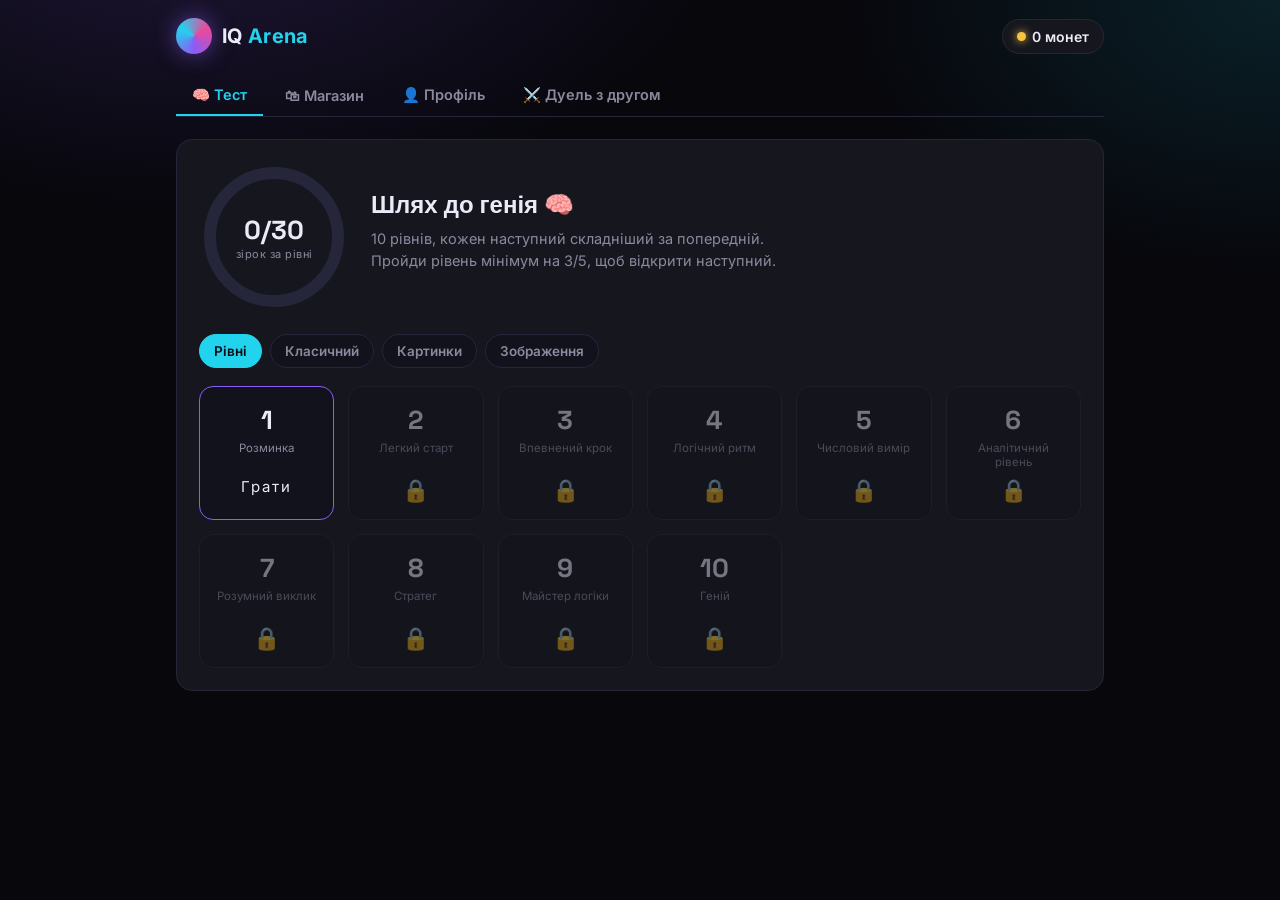
<file: iq_arena.html>
<!DOCTYPE html>
<html lang="uk">
<head>
  <meta charset="UTF-8">
  <meta name="viewport" content="width=device-width, initial-scale=1.0">
  <title>IQ Arena</title>
  <link rel="stylesheet" href="style.css">
</head>
<body>
  <div class="wrap" id="app"></div>
  <script src="script.js"></script>
</body>
</html>
</file>
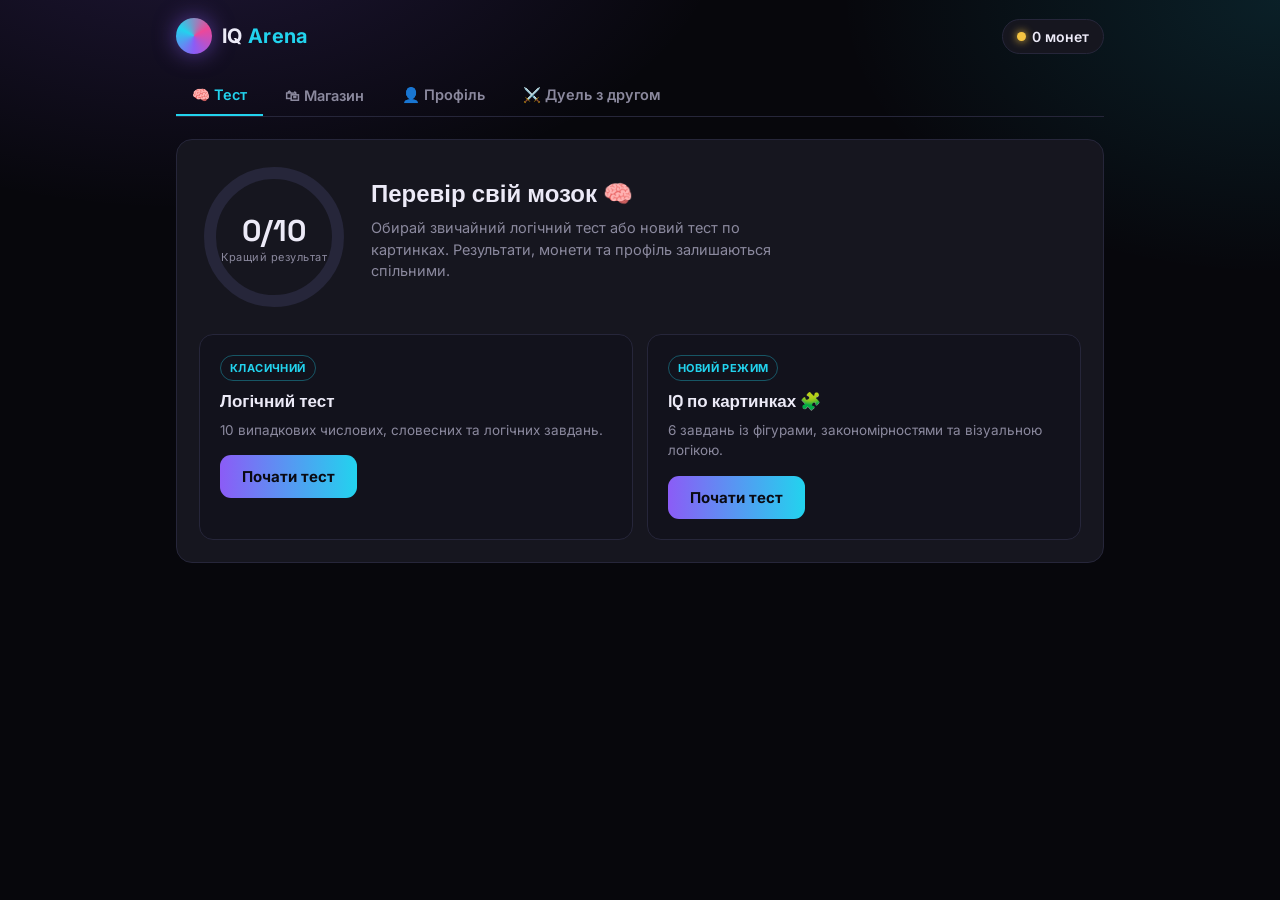
<file: IQ_Arena_з_тестом_по_картинках.html>
<!DOCTYPE html>
<html lang="uk">
<head>
<meta charset="UTF-8">
<meta name="viewport" content="width=device-width, initial-scale=1.0">
<title>IQ Arena</title>
<style>
@import url('https://fonts.googleapis.com/css2?family=Space+Grotesk:wght@500;600;700&family=Inter:wght@400;500;600;700&display=swap');

:root{
  --bg:#07070c;
  --bg-elev:#12121c;
  --bg-card:#16161f;
  --line:#26263a;
  --violet:#8b5cf6;
  --cyan:#22d3ee;
  --pink:#ec4899;
  --gold:#f5c542;
  --text:#eceaf7;
  --text-dim:#8b899e;
  --danger:#f14668;
  --good:#34d399;
}
*{box-sizing:border-box;}
html,body{margin:0;padding:0;}
body{
  background:
    radial-gradient(ellipse 900px 500px at 15% -10%, rgba(139,92,246,.18), transparent 60%),
    radial-gradient(ellipse 800px 500px at 100% 0%, rgba(34,211,238,.12), transparent 55%),
    var(--bg);
  color:var(--text);
  font-family:'Inter',sans-serif;
  min-height:100vh;
}
h1,h2,h3,.disp{font-family:'Space Grotesk',sans-serif;}
button{font-family:'Inter',sans-serif;cursor:pointer;}
::selection{background:var(--violet);color:#fff;}
:focus-visible{outline:2px solid var(--cyan);outline-offset:2px;}
@media (prefers-reduced-motion: reduce){*{animation-duration:.001ms !important;transition-duration:.001ms !important;}}

.wrap{max-width:960px;margin:0 auto;padding:18px 16px 60px;}

/* topbar */
.topbar{display:flex;align-items:center;justify-content:space-between;gap:12px;margin-bottom:22px;}
.brand{display:flex;align-items:center;gap:10px;}
.brand-orb{
  width:36px;height:36px;border-radius:50%;
  background:conic-gradient(from 180deg, var(--violet), var(--cyan), var(--pink), var(--violet));
  box-shadow:0 0 22px rgba(139,92,246,.55);
  animation:spin 6s linear infinite;
}
@keyframes spin{to{transform:rotate(360deg);}}
.brand-name{font-size:20px;font-weight:700;letter-spacing:.3px;}
.brand-name span{color:var(--cyan);}
.coin-pill{
  display:flex;align-items:center;gap:6px;
  background:var(--bg-card);border:1px solid var(--line);
  padding:8px 14px;border-radius:999px;font-weight:600;font-size:14px;
}
.coin-pill .dot{width:9px;height:9px;border-radius:50%;background:var(--gold);box-shadow:0 0 8px var(--gold);}

/* tabs */
.tabs{display:flex;gap:6px;margin-bottom:22px;border-bottom:1px solid var(--line);overflow-x:auto;}
.tab-btn{
  background:none;border:none;color:var(--text-dim);padding:10px 16px;font-size:14.5px;
  font-weight:600;border-bottom:2px solid transparent;white-space:nowrap;transition:.15s;
}
.tab-btn:hover{color:var(--text);}
.tab-btn.active{color:var(--cyan);border-bottom-color:var(--cyan);}

.card{
  background:var(--bg-card);border:1px solid var(--line);border-radius:16px;padding:22px;
}
.muted{color:var(--text-dim);}
.grad-btn{
  background:linear-gradient(90deg,var(--violet),var(--cyan));border:none;color:#0a0a12;
  font-weight:700;padding:12px 22px;border-radius:11px;font-size:15px;transition:.15s;
}
.grad-btn:hover{filter:brightness(1.1);transform:translateY(-1px);}
.grad-btn:disabled{opacity:.4;cursor:not-allowed;transform:none;}
.ghost-btn{
  background:transparent;border:1px solid var(--line);color:var(--text);
  padding:11px 20px;border-radius:11px;font-size:14.5px;font-weight:600;transition:.15s;
}
.ghost-btn:hover{border-color:var(--cyan);color:var(--cyan);}

/* ===== TEST TAB ===== */
.hero-row{display:flex;gap:22px;align-items:center;flex-wrap:wrap;margin-bottom:22px;}
.gauge-wrap{position:relative;width:150px;height:150px;flex-shrink:0;}
.gauge-num{position:absolute;inset:0;display:flex;flex-direction:column;align-items:center;justify-content:center;}
.gauge-num b{font-family:'Space Grotesk';font-size:30px;}
.gauge-num small{color:var(--text-dim);font-size:11px;letter-spacing:.5px;}
.hero-text h2{margin:0 0 8px;font-size:24px;}
.hero-text p{color:var(--text-dim);margin:0 0 14px;max-width:420px;line-height:1.5;font-size:14.5px;}

.q-progress{display:flex;gap:5px;margin-bottom:18px;}
.q-progress i{flex:1;height:5px;border-radius:3px;background:var(--line);}
.q-progress i.done{background:var(--cyan);}
.q-progress i.now{background:var(--violet);}
.q-text{font-size:19px;font-weight:600;margin:4px 0 20px;line-height:1.4;}
.opts{display:grid;grid-template-columns:1fr 1fr;gap:12px;}
@media(max-width:520px){.opts{grid-template-columns:1fr;}}
.opt-btn{
  text-align:left;background:var(--bg-elev);border:1px solid var(--line);color:var(--text);
  padding:14px 16px;border-radius:12px;font-size:15px;transition:.12s;
}
.opt-btn:hover{border-color:var(--violet);background:#1a1a28;}
.opt-btn.correct{border-color:var(--good);background:rgba(52,211,153,.12);}
.opt-btn.wrong{border-color:var(--danger);background:rgba(241,70,104,.12);}
.opt-btn:disabled{cursor:default;}

.result-box{text-align:center;padding:10px 0 4px;}
.result-box .big{font-family:'Space Grotesk';font-size:52px;font-weight:700;background:linear-gradient(90deg,var(--violet),var(--cyan));-webkit-background-clip:text;background-clip:text;color:transparent;}
.result-row{display:flex;justify-content:center;gap:26px;margin:18px 0 22px;flex-wrap:wrap;}
.result-stat{text-align:center;}
.result-stat b{display:block;font-size:20px;font-family:'Space Grotesk';}
.result-stat small{color:var(--text-dim);font-size:12px;}


/* ===== IMAGE IQ TEST ===== */
.image-test-menu{display:grid;grid-template-columns:1fr 1fr;gap:14px;}
@media(max-width:650px){.image-test-menu{grid-template-columns:1fr;}}
.image-test-card{background:var(--bg-elev);border:1px solid var(--line);border-radius:14px;padding:20px;transition:.15s;}
.image-test-card:hover{border-color:var(--violet);transform:translateY(-2px);}
.image-test-card h3{margin:0 0 8px;font-size:17px;}
.image-test-card p{color:var(--text-dim);font-size:13.5px;line-height:1.5;margin:0 0 15px;}
.picture-box{background:#0b0b14;border:1px solid var(--line);border-radius:14px;padding:18px;margin:10px 0 18px;display:flex;justify-content:center;align-items:center;min-height:230px;overflow:hidden;}
.picture-box svg{max-width:100%;height:auto;}
.image-options{display:grid;grid-template-columns:1fr 1fr;gap:12px;}
.image-opt{background:var(--bg-elev);border:1px solid var(--line);border-radius:12px;padding:12px;min-height:130px;display:flex;align-items:center;justify-content:center;transition:.12s;}
.image-opt:hover{border-color:var(--violet);}
.image-opt svg{max-width:100%;height:100px;}
@media(max-width:520px){.image-options{grid-template-columns:1fr;}.image-opt{min-height:110px;}}
.test-type-badge{display:inline-block;font-size:11px;color:var(--cyan);border:1px solid rgba(34,211,238,.35);padding:5px 9px;border-radius:999px;margin-bottom:9px;font-weight:700;letter-spacing:.4px;}

/* ===== SHOP ===== */
.shop-cats{display:flex;gap:8px;margin-bottom:18px;flex-wrap:wrap;}
.cat-chip{background:var(--bg-elev);border:1px solid var(--line);color:var(--text-dim);padding:8px 14px;border-radius:999px;font-size:13.5px;font-weight:600;}
.cat-chip.active{color:#0a0a12;background:var(--cyan);border-color:var(--cyan);}
.shop-grid{display:grid;grid-template-columns:repeat(auto-fill,minmax(140px,1fr));gap:14px;}
.item-card{background:var(--bg-elev);border:1px solid var(--line);border-radius:14px;padding:14px;text-align:center;}
.item-preview{width:64px;height:64px;border-radius:50%;margin:0 auto 10px;display:flex;align-items:center;justify-content:center;font-size:28px;border:1px solid var(--line);}
.item-name{font-size:13.5px;font-weight:600;margin-bottom:2px;}
.item-cost{color:var(--gold);font-size:12.5px;margin-bottom:10px;}
.item-btn{width:100%;padding:8px;border-radius:9px;font-size:13px;font-weight:700;border:none;}
.item-btn.owned{background:var(--line);color:var(--text-dim);}
.item-btn.equipped{background:var(--good);color:#06251a;}
.item-btn.buy{background:linear-gradient(90deg,var(--violet),var(--cyan));color:#0a0a12;}
.item-btn.locked{background:var(--bg-card);color:var(--text-dim);}

/* ===== PROFILE / AVATAR ===== */
.profile-top{display:flex;gap:26px;align-items:center;flex-wrap:wrap;margin-bottom:22px;}
.avatar-shell{width:130px;height:130px;position:relative;flex-shrink:0;}
.avatar-body{width:100%;height:100%;border-radius:50%;display:flex;align-items:center;justify-content:center;position:relative;transition:.2s;}
.avatar-hat{position:absolute;top:-22px;left:50%;transform:translateX(-50%);font-size:44px;}
.avatar-face{font-size:34px;}
.name-input{
  background:var(--bg-elev);border:1px solid var(--line);color:var(--text);
  padding:10px 14px;border-radius:10px;font-size:16px;font-weight:600;width:220px;max-width:60vw;
}
.stat-grid{display:grid;grid-template-columns:repeat(3,1fr);gap:12px;margin-top:18px;}
.stat-card{background:var(--bg-elev);border:1px solid var(--line);border-radius:12px;padding:14px;text-align:center;}
.stat-card b{display:block;font-family:'Space Grotesk';font-size:20px;}
.stat-card small{color:var(--text-dim);font-size:12px;}

/* ===== DUEL ===== */
.duel-choice{display:flex;gap:14px;flex-wrap:wrap;}
.duel-card{flex:1;min-width:220px;background:var(--bg-elev);border:1px solid var(--line);border-radius:14px;padding:20px;}
.duel-card h3{margin:0 0 8px;font-size:16px;}
.code-input{
  background:var(--bg-card);border:1px solid var(--line);color:var(--text);
  padding:11px 14px;border-radius:10px;font-size:18px;letter-spacing:3px;text-align:center;width:120px;margin-right:10px;
}
.room-code-big{font-family:'Space Grotesk';font-size:44px;font-weight:700;letter-spacing:8px;color:var(--cyan);text-align:center;margin:10px 0;}
.pulse-dot{width:9px;height:9px;border-radius:50%;background:var(--gold);display:inline-block;animation:pulse 1.2s infinite;margin-right:6px;}
@keyframes pulse{0%,100%{opacity:1;}50%{opacity:.25;}}
.vs-row{display:flex;align-items:center;justify-content:center;gap:24px;margin:20px 0;}
.vs-player{text-align:center;}
.vs-avatar{width:70px;height:70px;border-radius:50%;margin:0 auto 8px;}
.vs-mid{font-family:'Space Grotesk';font-weight:700;color:var(--text-dim);font-size:18px;}
.winner-banner{text-align:center;font-family:'Space Grotesk';font-size:22px;font-weight:700;margin:14px 0;}
</style>
</head>
<body>
<div class="wrap" id="app"></div>

<script>
/* ---------- storage helpers ---------- */
async function sget(key, shared){ try{ const r = await window.storage.get(key, !!shared); return r ? r.value : null; }catch(e){ return null; } }
async function sset(key, value, shared){ try{ return await window.storage.set(key, value, !!shared); }catch(e){ return null; } }

function uid(){ return Math.random().toString(36).slice(2,10); }
function mulberry32(a){ return function(){ a|=0; a=a+0x6D2B79F5|0; let t=Math.imul(a^a>>>15,1|a); t=t+Math.imul(t^t>>>7,61|t)^t; return ((t^t>>>14)>>>0)/4294967296; }; }
function seededShuffle(arr, seed){
  const rng = mulberry32(seed);
  const a = arr.slice();
  for(let i=a.length-1;i>0;i--){ const j=Math.floor(rng()*(i+1)); [a[i],a[j]]=[a[j],a[i]]; }
  return a;
}
function shuffleRandom(arr){ return seededShuffle(arr, Math.floor(Math.random()*1e9)); }

/* ---------- question bank ---------- */
const BANK = [
  {q:"Продовжте послідовність: 2, 4, 8, 16, ?", o:["24","32","20","64"], a:1},
  {q:"Продовжте послідовність: 1, 4, 9, 16, 25, ?", o:["30","36","32","49"], a:1},
  {q:"Продовжте послідовність: 3, 6, 9, 12, ?", o:["14","16","15","18"], a:2},
  {q:"Продовжте послідовність: 5, 10, 20, 40, ?", o:["60","70","80","50"], a:2},
  {q:"Продовжте послідовність: 1, 1, 2, 3, 5, 8, ?", o:["11","12","13","10"], a:2},
  {q:"Продовжте послідовність: 2, 6, 18, 54, ?", o:["108","162","216","144"], a:1},
  {q:"Яке слово зайве?", o:["Яблуко","Банан","Морква","Груша"], a:2},
  {q:"Яке слово зайве?", o:["Собака","Кіт","Стілець","Кінь"], a:2},
  {q:"Яке слово зайве?", o:["Трикутник","Квадрат","Коло","Дерево"], a:3},
  {q:"Яке слово зайве?", o:["Червоний","Синій","Зелений","Важкий"], a:3},
  {q:"Рука : Пальці = Дерево : ?", o:["Листя","Земля","Небо","Вода"], a:0},
  {q:"Книга : Читати = Їжа : ?", o:["Готувати","Їсти","Купувати","Мити"], a:1},
  {q:"Годинник : Час = Термометр : ?", o:["Погода","Температура","Скло","Ртуть"], a:1},
  {q:"Птах : Гніздо = Людина : ?", o:["Робота","Дім","Місто","Сім'я"], a:1},
  {q:"Продовжте буквений ряд: A, C, E, G, ?", o:["H","I","F","J"], a:1},
  {q:"Продовжте буквений ряд: B, D, F, H, ?", o:["I","K","J","G"], a:2},
  {q:"Якщо всі коти — тварини, і Мурчик — кіт, то Мурчик — це:", o:["Птах","Рослина","Тварина","Річ"], a:2},
  {q:"У Марії 3 брати, і в кожного брата є одна сестра. Скільки сестер у братів?", o:["1","2","3","4"], a:0},
  {q:"Що важче: кілограм пір'я чи кілограм заліза?", o:["Пір'я","Залізо","Однаково","Неможливо визначити"], a:2},
  {q:"Продовжте послідовність: 7, 14, 21, 28, ?", o:["30","35","32","42"], a:1}
];

const IMAGE_BANK = [
  {
    q:"Яка фігура має бути наступною?",
    picture:`<svg viewBox="0 0 420 210" width="420" height="210"><rect width="420" height="210" rx="14" fill="#10101b"/><circle cx="75" cy="105" r="38" fill="none" stroke="#22d3ee" stroke-width="8"/><rect x="150" y="67" width="76" height="76" fill="none" stroke="#8b5cf6" stroke-width="8"/><polygon points="315,65 355,140 275,140" fill="none" stroke="#ec4899" stroke-width="8"/><text x="210" y="190" text-anchor="middle" fill="#8b899e" font-size="15">○ → □ → △ → ?</text></svg>`,
    o:[
      `<svg viewBox="0 0 120 100"><circle cx="60" cy="50" r="28" fill="none" stroke="#22d3ee" stroke-width="7"/></svg>`,
      `<svg viewBox="0 0 120 100"><polygon points="60,18 94,78 26,78" fill="none" stroke="#ec4899" stroke-width="7"/></svg>`,
      `<svg viewBox="0 0 120 100"><rect x="32" y="22" width="56" height="56" fill="none" stroke="#8b5cf6" stroke-width="7"/></svg>`,
      `<svg viewBox="0 0 120 100"><polygon points="60,15 90,35 90,70 60,88 30,70 30,35" fill="none" stroke="#f5c542" stroke-width="7"/></svg>`
    ], a:3
  },
  {
    q:"Знайди фігуру, яка продовжує закономірність.",
    picture:`<svg viewBox="0 0 420 210" width="420" height="210"><rect width="420" height="210" rx="14" fill="#10101b"/><circle cx="75" cy="105" r="32" fill="#22d3ee"/><circle cx="165" cy="105" r="32" fill="none" stroke="#22d3ee" stroke-width="7"/><circle cx="255" cy="105" r="32" fill="#22d3ee"/><circle cx="345" cy="105" r="32" fill="none" stroke="#22d3ee" stroke-width="7"/><text x="210" y="180" text-anchor="middle" fill="#8b899e" font-size="15">● → ○ → ● → ○ → ?</text></svg>`,
    o:[
      `<svg viewBox="0 0 120 100"><circle cx="60" cy="50" r="28" fill="#22d3ee"/></svg>`,
      `<svg viewBox="0 0 120 100"><rect x="32" y="22" width="56" height="56" fill="#22d3ee"/></svg>`,
      `<svg viewBox="0 0 120 100"><circle cx="60" cy="50" r="28" fill="none" stroke="#22d3ee" stroke-width="7"/></svg>`,
      `<svg viewBox="0 0 120 100"><polygon points="60,18 94,78 26,78" fill="#22d3ee"/></svg>`
    ], a:0
  },
  {
    q:"Яка плитка логічно завершує ряд?",
    picture:`<svg viewBox="0 0 420 210" width="420" height="210"><rect width="420" height="210" rx="14" fill="#10101b"/><g stroke="#8b5cf6" stroke-width="7" fill="none"><rect x="45" y="65" width="70" height="70"/><rect x="145" y="65" width="70" height="70"/><rect x="245" y="65" width="70" height="70"/></g><circle cx="80" cy="100" r="13" fill="#22d3ee"/><circle cx="180" cy="100" r="13" fill="#22d3ee"/><circle cx="180" cy="100" r="25" fill="none" stroke="#22d3ee" stroke-width="5"/><circle cx="280" cy="100" r="13" fill="#22d3ee"/><circle cx="280" cy="100" r="25" fill="none" stroke="#22d3ee" stroke-width="5"/><circle cx="280" cy="100" r="37" fill="none" stroke="#22d3ee" stroke-width="5"/></svg>`,
    o:[
      `<svg viewBox="0 0 120 100"><circle cx="60" cy="50" r="13" fill="#22d3ee"/><circle cx="60" cy="50" r="25" fill="none" stroke="#22d3ee" stroke-width="5"/><circle cx="60" cy="50" r="37" fill="none" stroke="#22d3ee" stroke-width="5"/></svg>`,
      `<svg viewBox="0 0 120 100"><circle cx="60" cy="50" r="13" fill="#22d3ee"/></svg>`,
      `<svg viewBox="0 0 120 100"><circle cx="60" cy="50" r="13" fill="#22d3ee"/><circle cx="60" cy="50" r="25" fill="none" stroke="#22d3ee" stroke-width="5"/></svg>`,
      `<svg viewBox="0 0 120 100"><rect x="25" y="20" width="70" height="60" fill="none" stroke="#ec4899" stroke-width="6"/></svg>`
    ], a:0
  },
  {
    q:"Яка стрілка продовжує обертання?",
    picture:`<svg viewBox="0 0 420 210" width="420" height="210"><rect width="420" height="210" rx="14" fill="#10101b"/><g fill="#f5c542"><path d="M75 55h18v75H75z"/><path d="M55 55l29-25 29 25z"/><path d="M165 75h75v18h-75z"/><path d="M240 55l25 29-25 29z"/><path d="M325 80h18v75h-18z"/><path d="M305 155l29 25 29-25z"/></g><text x="210" y="195" text-anchor="middle" fill="#8b899e" font-size="15">↑ → ↓ → ?</text></svg>`,
    o:[
      `<svg viewBox="0 0 120 100"><path d="M52 78h16V28h20L60 8 32 28h20z" fill="#f5c542"/></svg>`,
      `<svg viewBox="0 0 120 100"><path d="M42 32h48v16H42V68L20 50l22-18z" fill="#f5c542"/></svg>`,
      `<svg viewBox="0 0 120 100"><path d="M52 22h16v50h20L60 92 32 72h20z" fill="#f5c542"/></svg>`,
      `<svg viewBox="0 0 120 100"><path d="M78 32H28v16h50v20l22-28-22-28z" fill="#f5c542"/></svg>`
    ], a:2
  },
  {
    q:"Яка фігура зайва?",
    picture:`<svg viewBox="0 0 420 210" width="420" height="210"><rect width="420" height="210" rx="14" fill="#10101b"/><g stroke="#ec4899" stroke-width="7" fill="none"><circle cx="75" cy="105" r="34"/><rect x="135" y="71" width="68" height="68"/><polygon points="270,70 310,140 230,140"/><polygon points="350,72 390,105 350,138 310,105"/></g></svg>`,
    o:[
      `<svg viewBox="0 0 120 100"><circle cx="60" cy="50" r="30" fill="none" stroke="#ec4899" stroke-width="7"/></svg>`,
      `<svg viewBox="0 0 120 100"><rect x="30" y="20" width="60" height="60" fill="none" stroke="#ec4899" stroke-width="7"/></svg>`,
      `<svg viewBox="0 0 120 100"><polygon points="60,18 92,78 28,78" fill="none" stroke="#ec4899" stroke-width="7"/></svg>`,
      `<svg viewBox="0 0 120 100"><polygon points="60,15 92,50 60,85 28,50" fill="none" stroke="#f5c542" stroke-width="7"/></svg>`
    ], a:3
  },
  {
    q:"Що має бути замість знака питання?",
    picture:`<svg viewBox="0 0 420 210" width="420" height="210"><rect width="420" height="210" rx="14" fill="#10101b"/><g fill="none" stroke="#22d3ee" stroke-width="7"><rect x="45" y="65" width="70" height="70"/><rect x="175" y="65" width="70" height="70"/><rect x="305" y="65" width="70" height="70"/></g><circle cx="80" cy="100" r="18" fill="#22d3ee"/><circle cx="210" cy="100" r="18" fill="#22d3ee"/><text x="340" y="118" text-anchor="middle" fill="#ec4899" font-size="48" font-weight="700">?</text></svg>`,
    o:[
      `<svg viewBox="0 0 120 100"><circle cx="60" cy="50" r="18" fill="#22d3ee"/></svg>`,
      `<svg viewBox="0 0 120 100"><circle cx="60" cy="50" r="18" fill="#22d3ee"/><circle cx="60" cy="50" r="34" fill="none" stroke="#22d3ee" stroke-width="6"/></svg>`,
      `<svg viewBox="0 0 120 100"><rect x="30" y="20" width="60" height="60" fill="#22d3ee"/></svg>`,
      `<svg viewBox="0 0 120 100"><polygon points="60,18 92,78 28,78" fill="#22d3ee"/></svg>`
    ], a:1
  }
];


/* ---------- shop items ---------- */
const BODIES = [
  {id:"b1",name:"Смарагд",cost:0,bg:"#10b981"},
  {id:"b2",name:"Аметист",cost:50,bg:"#8b5cf6"},
  {id:"b3",name:"Вогонь",cost:80,bg:"#f97316"},
  {id:"b4",name:"Крига",cost:80,bg:"#22d3ee"},
  {id:"b5",name:"Золото",cost:150,bg:"#eab308"},
  {id:"b6",name:"Космос",cost:220,bg:"linear-gradient(135deg,#8b5cf6,#ec4899)"}
];
const HATS = [
  {id:"h0",name:"Без капелюха",cost:0,emoji:""},
  {id:"h1",name:"Корона",cost:120,emoji:"👑"},
  {id:"h2",name:"Кепка",cost:60,emoji:"🧢"},
  {id:"h3",name:"Циліндр",cost:100,emoji:"🎩"},
  {id:"h4",name:"Ковбойський",cost:90,emoji:"🤠"},
  {id:"h5",name:"Випускний",cost:110,emoji:"🎓"}
];
const FACES = [
  {id:"f0",name:"Звичайне",cost:0,emoji:""},
  {id:"f1",name:"Темні окуляри",cost:50,emoji:"🕶️"},
  {id:"f2",name:"Розумні окуляри",cost:70,emoji:"🤓"},
  {id:"f3",name:"Зірочки",cost:65,emoji:"🤩"},
  {id:"f4",name:"Робот",cost:130,emoji:"🤖"}
];
const AURAS = [
  {id:"a0",name:"Без аури",cost:0,glow:"none"},
  {id:"a1",name:"Неонова",cost:100,glow:"0 0 34px #22d3ee"},
  {id:"a2",name:"Вогняна",cost:100,glow:"0 0 34px #f97316"},
  {id:"a3",name:"Райдужна",cost:180,glow:"0 0 40px #ec4899"}
];
function findItem(cat,id){ const m={body:BODIES,hat:HATS,face:FACES,aura:AURAS}[cat]; return m.find(i=>i.id===id); }

/* ---------- state ---------- */
let profile = null;
let tab = "test";
let shopCat = "body";
let testState = null; // {questions, idx, score, answered, coinsEarned}
let duelState = { screen:"menu", code:null, room:null, pollTimer:null };

const defaultProfile = ()=>({
  id: uid(), name:"Гравець", coins:0, bestScore:0, gamesPlayed:0,
  owned:["b1","h0","f0","a0"], equipped:{body:"b1",hat:"h0",face:"f0",aura:"a0"}
});

async function loadProfile(){
  let p = await sget("profile", false);
  if(!p){ p = defaultProfile(); await sset("profile", p, false); }
  else if(typeof p === "string"){ try{ p = JSON.parse(p); }catch(e){ p = defaultProfile(); } }
  profile = p;
}
async function saveProfile(){ await sset("profile", profile, false); }

/* ---------- avatar render ---------- */
function avatarHTML(size, equipped){
  const body = findItem("body", equipped.body) || BODIES[0];
  const hat = findItem("hat", equipped.hat) || HATS[0];
  const face = findItem("face", equipped.face) || FACES[0];
  const aura = findItem("aura", equipped.aura) || AURAS[0];
  return `<div class="avatar-body" style="width:${size}px;height:${size}px;background:${body.bg};box-shadow:${aura.glow};">
    ${hat.emoji ? `<div class="avatar-hat" style="font-size:${size*0.34}px;top:${-size*0.17}px;">${hat.emoji}</div>`:""}
    <div class="avatar-face" style="font-size:${size*0.26}px;">${face.emoji}</div>
  </div>`;
}

/* ---------- render root ---------- */
function render(){
  const app = document.getElementById("app");
  app.innerHTML = `
    <div class="topbar">
      <div class="brand"><div class="brand-orb"></div><div class="brand-name">IQ <span>Arena</span></div></div>
      <div class="coin-pill"><span class="dot"></span>${profile.coins} монет</div>
    </div>
    <div class="tabs">
      ${tabBtn("test","🧠 Тест")}
      ${tabBtn("shop","🛍 Магазин")}
      ${tabBtn("profile","👤 Профіль")}
      ${tabBtn("duel","⚔️ Дуель з другом")}
    </div>
    <div id="tab-content"></div>
  `;
  document.getElementById("tab-content").innerHTML =
    tab==="test" ? renderTest() :
    tab==="shop" ? renderShop() :
    tab==="profile" ? renderProfile() :
    renderDuel();
}
function tabBtn(id,label){ return `<button class="tab-btn ${tab===id?"active":""}" data-tab="${id}">${label}</button>`; }

/* ---------- TEST TAB ---------- */
function startTest(seed, mode="normal"){
  const source = mode==="image" ? IMAGE_BANK : BANK;
  const pool = seed!=null ? seededShuffle(source, seed) : shuffleRandom(source);
  testState = { questions: pool.slice(0, mode==="image" ? 6 : 10), idx:0, score:0, answered:false, coinsEarned:0, done:false, mode };
}

function renderTest(){
  if(!testState){
    return `
      <div class="card">
        <div class="hero-row">
          ${gauge(profile.bestScore, "Кращий результат")}
          <div class="hero-text">
            <h2>Перевір свій мозок 🧠</h2>
            <p>Обирай звичайний логічний тест або новий тест по картинках. Результати, монети та профіль залишаються спільними.</p>
          </div>
        </div>
        <div class="image-test-menu">
          <div class="image-test-card">
            <div class="test-type-badge">КЛАСИЧНИЙ</div>
            <h3>Логічний тест</h3>
            <p>10 випадкових числових, словесних та логічних завдань.</p>
            <button class="grad-btn" data-action="start-solo">Почати тест</button>
          </div>
          <div class="image-test-card">
            <div class="test-type-badge">НОВИЙ РЕЖИМ</div>
            <h3>IQ по картинках 🧩</h3>
            <p>6 завдань із фігурами, закономірностями та візуальною логікою.</p>
            <button class="grad-btn" data-action="start-image">Почати тест</button>
          </div>
        </div>
      </div>`;
  }
  if(testState.done){
    const iq = 70 + testState.score * (testState.mode==="image" ? 10 : 8);
    return `
      <div class="card result-box">
        <div class="muted" style="letter-spacing:1px;font-size:13px;">РЕЗУЛЬТАТ — ${testState.mode==="image" ? "IQ ПО КАРТИНКАХ" : "КЛАСИЧНИЙ ТЕСТ"}</div>
        <div class="big">${testState.score}/${testState.questions.length}</div>
        <div class="result-row">
          <div class="result-stat"><b>${iq}</b><small>ігровий IQ-бал</small></div>
          <div class="result-stat"><b>+${testState.coinsEarned}</b><small>монет</small></div>
          <div class="result-stat"><b>${profile.gamesPlayed}</b><small>тестів пройдено</small></div>
        </div>
        <button class="grad-btn" data-action="${testState.mode==="image" ? "start-image" : "start-solo"}">Пройти ще раз</button>
        <button class="ghost-btn" data-action="back-tests" style="margin-left:10px;">До тестів</button>
      </div>`;
  }
  const q = testState.questions[testState.idx];
  const prog = testState.questions.map((_,i)=>{
    const cls = i<testState.idx ? "done" : i===testState.idx ? "now" : "";
    return `<i class="${cls}"></i>`;
  }).join("");
  if(testState.mode==="image"){
    return `
      <div class="card">
        <div class="q-progress">${prog}</div>
        <div class="muted" style="font-size:13px;margin-bottom:6px;">IQ ПО КАРТИНКАХ · Питання ${testState.idx+1} з ${testState.questions.length}</div>
        <div class="q-text">${q.q}</div>
        <div class="picture-box">${q.picture}</div>
        <div class="image-options">
          ${q.o.map((opt,i)=>`<button class="opt-btn image-opt" data-action="answer" data-i="${i}">${opt}</button>`).join("")}
        </div>
      </div>`;
  }
  return `
    <div class="card">
      <div class="q-progress">${prog}</div>
      <div class="muted" style="font-size:13px;margin-bottom:6px;">Питання ${testState.idx+1} з ${testState.questions.length}</div>
      <div class="q-text">${q.q}</div>
      <div class="opts">
        ${q.o.map((opt,i)=>`<button class="opt-btn" data-action="answer" data-i="${i}">${opt}</button>`).join("")}
      </div>
    </div>`;
}

function gauge(score, label){
  const pct = Math.min(100, score*10);
  const deg = pct*3.6;
  return `
    <div class="gauge-wrap">
      <svg width="150" height="150" viewBox="0 0 150 150">
        <circle cx="75" cy="75" r="64" fill="none" stroke="#26263a" stroke-width="12"/>
        <circle cx="75" cy="75" r="64" fill="none" stroke="url(#g1)" stroke-width="12" stroke-linecap="round"
          stroke-dasharray="${2*Math.PI*64}" stroke-dashoffset="${2*Math.PI*64*(1-pct/100)}" transform="rotate(-90 75 75)"/>
        <defs><linearGradient id="g1" x1="0" y1="0" x2="1" y2="1">
          <stop offset="0%" stop-color="#8b5cf6"/><stop offset="100%" stop-color="#22d3ee"/>
        </linearGradient></defs>
      </svg>
      <div class="gauge-num"><b>${score}/10</b><small>${label}</small></div>
    </div>`;
}

async function handleAnswer(i){
  if(testState.answered) return;
  testState.answered = true;
  const q = testState.questions[testState.idx];
  const correct = i===q.a;
  if(correct) testState.score++;
  document.querySelectorAll(".opt-btn").forEach((btn,idx)=>{
    btn.disabled = true;
    if(idx===q.a) btn.classList.add("correct");
    else if(idx===i) btn.classList.add("wrong");
  });
  await new Promise(r=>setTimeout(r,650));
  testState.idx++;
  testState.answered = false;
  if(testState.idx >= testState.questions.length){
    const coins = testState.score*15 + (testState.score===10 ? 50 : 0);
    testState.coinsEarned = coins;
    testState.done = true;
    profile.coins += coins;
    profile.gamesPlayed += 1;
    if(testState.score > profile.bestScore) profile.bestScore = testState.score;
    await saveProfile();
  }
  render();
}

/* ---------- SHOP TAB ---------- */
function renderShop(){
  const cats = [["body","Тіло"],["hat","Капелюх"],["face","Обличчя"],["aura","Аура"]];
  const map = {body:BODIES, hat:HATS, face:FACES, aura:AURAS};
  const items = map[shopCat];
  return `
    <div class="card">
      <div class="shop-cats">
        ${cats.map(([id,label])=>`<button class="cat-chip ${shopCat===id?"active":""}" data-shopcat="${id}">${label}</button>`).join("")}
      </div>
      <div class="shop-grid">
        ${items.map(it=>itemCard(it)).join("")}
      </div>
    </div>`;
}
function itemCard(it){
  const owned = profile.owned.includes(it.id);
  const equipped = profile.equipped[shopCat]===it.id;
  const preview = shopCat==="body"
    ? `<div class="item-preview" style="background:${it.bg};"></div>`
    : shopCat==="aura"
      ? `<div class="item-preview" style="background:#1a1a28;box-shadow:${it.glow};"></div>`
      : `<div class="item-preview">${it.emoji||"—"}</div>`;
  let btn;
  if(equipped) btn = `<button class="item-btn equipped" disabled>Одягнено ✓</button>`;
  else if(owned) btn = `<button class="item-btn owned" data-action="equip" data-cat="${shopCat}" data-id="${it.id}">Одягнути</button>`;
  else if(profile.coins>=it.cost) btn = `<button class="item-btn buy" data-action="buy" data-cat="${shopCat}" data-id="${it.id}">Купити за ${it.cost}</button>`;
  else btn = `<button class="item-btn locked" disabled>Потрібно ${it.cost}</button>`;
  return `<div class="item-card">${preview}<div class="item-name">${it.name}</div><div class="item-cost">${it.cost===0?"безкоштовно":it.cost+" 🪙"}</div>${btn}</div>`;
}
async function buyItem(cat,id){
  const it = findItem(cat,id);
  if(!it || profile.coins<it.cost || profile.owned.includes(id)) return;
  profile.coins -= it.cost;
  profile.owned.push(id);
  profile.equipped[cat] = id;
  await saveProfile();
  render();
}
async function equipItem(cat,id){
  profile.equipped[cat] = id;
  await saveProfile();
  render();
}

/* ---------- PROFILE TAB ---------- */
function renderProfile(){
  return `
    <div class="card">
      <div class="profile-top">
        <div class="avatar-shell">${avatarHTML(130, profile.equipped)}</div>
        <div>
          <div class="muted" style="font-size:12px;margin-bottom:6px;">ІМ'Я ГРАВЦЯ</div>
          <input class="name-input" id="name-input" value="${profile.name}" maxlength="16"/>
        </div>
      </div>
      <div class="stat-grid">
        <div class="stat-card"><b>${profile.coins}</b><small>монет</small></div>
        <div class="stat-card"><b>${profile.bestScore}/10</b><small>кращий результат</small></div>
        <div class="stat-card"><b>${profile.gamesPlayed}</b><small>тестів пройдено</small></div>
      </div>
    </div>`;
}

/* ---------- DUEL TAB ---------- */
function stopPoll(){ if(duelState.pollTimer){ clearInterval(duelState.pollTimer); duelState.pollTimer=null; } }

function renderDuel(){
  if(duelState.screen==="menu"){
    return `
      <div class="card">
        <h2 style="margin-top:0;">Дуель з другом ⚔️</h2>
        <p class="muted">Створи кімнату, поділись кодом із другом — і подивись, хто набере більше балів в однаковому тесті.</p>
        <div class="duel-choice">
          <div class="duel-card">
            <h3>Створити кімнату</h3>
            <p class="muted" style="font-size:13.5px;">Ти отримаєш код для друга.</p>
            <button class="grad-btn" data-action="duel-create">Створити</button>
          </div>
          <div class="duel-card">
            <h3>Приєднатися</h3>
            <p class="muted" style="font-size:13.5px;">Введи код кімнати друга.</p>
            <input class="code-input" id="join-code" placeholder="0000" maxlength="4"/>
            <button class="ghost-btn" data-action="duel-join">Увійти</button>
          </div>
        </div>
      </div>`;
  }
  if(duelState.screen==="waiting"){
    const players = duelState.room ? Object.values(duelState.room.players) : [];
    return `
      <div class="card" style="text-align:center;">
        <div class="muted" style="font-size:13px;">КОД КІМНАТИ — надішли другу</div>
        <div class="room-code-big">${duelState.code}</div>
        <div class="muted" style="margin:14px 0;"><span class="pulse-dot"></span>Очікуємо другого гравця (${players.length}/2)...</div>
        <button class="ghost-btn" data-action="duel-leave">Скасувати</button>
      </div>`;
  }
  if(duelState.screen==="ready"){
    const players = Object.values(duelState.room.players);
    return `
      <div class="card" style="text-align:center;">
        <div class="muted" style="font-size:13px;margin-bottom:6px;">КІМНАТА ${duelState.code}</div>
        <h2 style="margin:4px 0 14px;">Обидва гравці готові!</h2>
        <div class="vs-row">
          ${players.map(p=>`<div class="vs-player"><div class="vs-avatar" style="background:#8b5cf6;border-radius:50%;"></div><div>${escapeHTML(p.name)}</div></div>`).join(`<div class="vs-mid">VS</div>`)}
        </div>
        <button class="grad-btn" data-action="duel-start">Почати тест</button>
      </div>`;
  }
  if(duelState.screen==="playing"){
    return renderTest();
  }
  if(duelState.screen==="waitresult"){
    return `
      <div class="card" style="text-align:center;">
        <div class="big" style="font-size:34px;">Твій результат: ${testState.score}/10</div>
        <div class="muted" style="margin:14px 0;"><span class="pulse-dot"></span>Очікуємо результат друга...</div>
      </div>`;
  }
  if(duelState.screen==="result"){
    const me = duelState.room.players[profile.id];
    const other = Object.entries(duelState.room.players).find(([pid])=>pid!==profile.id);
    const otherP = other ? other[1] : {name:"Друг", score:0};
    let banner, color;
    if(me.score>otherP.score){ banner="Перемога! 🏆"; color="var(--good)"; }
    else if(me.score<otherP.score){ banner="Поразка 😅"; color="var(--danger)"; }
    else { banner="Нічия! 🤝"; color="var(--gold)"; }
    return `
      <div class="card" style="text-align:center;">
        <div class="winner-banner" style="color:${color};">${banner}</div>
        <div class="vs-row">
          <div class="vs-player"><b style="font-size:24px;">${me.score}/10</b><div>${escapeHTML(profile.name)} (ти)</div></div>
          <div class="vs-mid">VS</div>
          <div class="vs-player"><b style="font-size:24px;">${otherP.score}/10</b><div>${escapeHTML(otherP.name)}</div></div>
        </div>
        <button class="grad-btn" data-action="duel-leave">До меню дуелей</button>
      </div>`;
  }
}
function escapeHTML(s){ return (s||"").replace(/[&<>"']/g, c=>({"&":"&amp;","<":"&lt;",">":"&gt;",'"':"&quot;","'":"&#39;"}[c])); }

async function duelCreate(){
  const code = String(Math.floor(1000+Math.random()*9000));
  const room = { seed: Math.floor(Math.random()*1e9), players:{ [profile.id]: {name:profile.name, score:null, finished:false} } };
  await sset("room:"+code, room, true);
  duelState = { screen:"waiting", code, room, pollTimer:null };
  render();
  duelState.pollTimer = setInterval(pollRoom, 1800);
}
async function duelJoin(){
  const input = document.getElementById("join-code");
  const code = input ? input.value.trim() : "";
  if(!code || code.length<4){ alert("Введи 4-значний код кімнати"); return; }
  let room = await sget("room:"+code, true);
  if(typeof room === "string"){ try{ room = JSON.parse(room); }catch(e){ room=null; } }
  if(!room){ alert("Кімнату не знайдено"); return; }
  if(!room.players[profile.id]){
    if(Object.keys(room.players).length>=2){ alert("Кімната вже заповнена"); return; }
    room.players[profile.id] = {name:profile.name, score:null, finished:false};
    await sset("room:"+code, room, true);
  }
  duelState = { screen: Object.keys(room.players).length>=2 ? "ready" : "waiting", code, room, pollTimer:null };
  render();
  if(duelState.screen==="waiting") duelState.pollTimer = setInterval(pollRoom, 1800);
}
async function pollRoom(){
  if(!duelState.code) return;
  let room = await sget("room:"+duelState.code, true);
  if(typeof room === "string"){ try{ room = JSON.parse(room); }catch(e){ room=null; } }
  if(!room) return;
  duelState.room = room;
  const count = Object.keys(room.players).length;
  if(duelState.screen==="waiting" && count>=2){
    stopPoll();
    duelState.screen = "ready";
    render();
  } else if(duelState.screen==="waitresult"){
    const all = Object.values(room.players);
    if(all.length>=2 && all.every(p=>p.finished)){
      stopPoll();
      duelState.screen = "result";
      render();
    }
  }
}
async function duelStart(){
  stopPoll();
  duelState.screen = "playing";
  startTest(duelState.room.seed);
  render();
}
async function duelLeave(){
  stopPoll();
  duelState = { screen:"menu", code:null, room:null, pollTimer:null };
  testState = null;
  render();
}
async function finishDuelTest(){
  let room = await sget("room:"+duelState.code, true);
  if(typeof room === "string"){ try{ room = JSON.parse(room); }catch(e){ room=null; } }
  if(!room) room = duelState.room;
  room.players[profile.id] = {name:profile.name, score:testState.score, finished:true};
  await sset("room:"+duelState.code, room, true);
  duelState.room = room;
  duelState.screen = "waitresult";
  render();
  duelState.pollTimer = setInterval(pollRoom, 1800);
  pollRoom();
}

/* ---------- events ---------- */
document.addEventListener("click", async (e)=>{
  const t = e.target;
  if(t.dataset.tab){ tab = t.dataset.tab; render(); return; }
  if(t.dataset.action==="start-solo"){ startTest(undefined,"normal"); render(); return; }
  if(t.dataset.action==="start-image"){ startTest(undefined,"image"); render(); return; }
  if(t.dataset.action==="back-tests"){ testState=null; render(); return; }
  if(t.dataset.action==="answer"){ handleAnswer(parseInt(t.dataset.i)); return; }
  if(t.dataset.shopcat){ shopCat = t.dataset.shopcat; render(); return; }
  if(t.dataset.action==="buy"){ buyItem(t.dataset.cat, t.dataset.id); return; }
  if(t.dataset.action==="equip"){ equipItem(t.dataset.cat, t.dataset.id); return; }
  if(t.dataset.action==="duel-create"){ duelCreate(); return; }
  if(t.dataset.action==="duel-join"){ duelJoin(); return; }
  if(t.dataset.action==="duel-start"){ duelStart(); return; }
  if(t.dataset.action==="duel-leave"){ duelLeave(); return; }
});
document.addEventListener("change", async (e)=>{
  if(e.target.id==="name-input"){
    profile.name = e.target.value.trim() || "Гравець";
    await saveProfile();
  }
});

/* intercept duel test completion */
const origHandleAnswer = handleAnswer;
handleAnswer = async function(i){
  if(testState.answered) return;
  testState.answered = true;
  const q = testState.questions[testState.idx];
  const correct = i===q.a;
  if(correct) testState.score++;
  document.querySelectorAll(".opt-btn").forEach((btn,idx)=>{
    btn.disabled = true;
    if(idx===q.a) btn.classList.add("correct");
    else if(idx===i) btn.classList.add("wrong");
  });
  await new Promise(r=>setTimeout(r,650));
  testState.idx++;
  testState.answered = false;
  if(testState.idx >= testState.questions.length){
    testState.done = true;
    if(duelState.screen==="playing"){
      finishDuelTest();
      return;
    }
    const coins = testState.score*15 + (testState.score===10 ? 50 : 0);
    testState.coinsEarned = coins;
    profile.coins += coins;
    profile.gamesPlayed += 1;
    if(testState.score > profile.bestScore) profile.bestScore = testState.score;
    await saveProfile();
  }
  render();
};

/* ---------- init ---------- */
(async function init(){
  await loadProfile();
  render();
})();
</script>
</body>
</html>
</file>
<file: style.css>
@import url('https://fonts.googleapis.com/css2?family=Space+Grotesk:wght@500;600;700&family=Inter:wght@400;500;600;700&display=swap');

:root{
  --bg:#07070c;
  --bg-elev:#12121c;
  --bg-card:#16161f;
  --line:#26263a;
  --violet:#8b5cf6;
  --cyan:#22d3ee;
  --pink:#ec4899;
  --gold:#f5c542;
  --text:#eceaf7;
  --text-dim:#8b899e;
  --danger:#f14668;
  --good:#34d399;
}
*{box-sizing:border-box;}
html,body{margin:0;padding:0;}
body{
  background:
    radial-gradient(ellipse 900px 500px at 15% -10%, rgba(139,92,246,.18), transparent 60%),
    radial-gradient(ellipse 800px 500px at 100% 0%, rgba(34,211,238,.12), transparent 55%),
    var(--bg);
  color:var(--text);
  font-family:'Inter',sans-serif;
  min-height:100vh;
}
h1,h2,h3,.disp{font-family:'Space Grotesk',sans-serif;}
button{font-family:'Inter',sans-serif;cursor:pointer;}
::selection{background:var(--violet);color:#fff;}
:focus-visible{outline:2px solid var(--cyan);outline-offset:2px;}
@media (prefers-reduced-motion: reduce){*{animation-duration:.001ms !important;transition-duration:.001ms !important;}}

.wrap{max-width:960px;margin:0 auto;padding:18px 16px 60px;}

/* topbar */
.topbar{display:flex;align-items:center;justify-content:space-between;gap:12px;margin-bottom:22px;}
.brand{display:flex;align-items:center;gap:10px;}
.brand-orb{
  width:36px;height:36px;border-radius:50%;
  background:conic-gradient(from 180deg, var(--violet), var(--cyan), var(--pink), var(--violet));
  box-shadow:0 0 22px rgba(139,92,246,.55);
  animation:spin 6s linear infinite;
}
@keyframes spin{to{transform:rotate(360deg);}}
.brand-name{font-size:20px;font-weight:700;letter-spacing:.3px;}
.brand-name span{color:var(--cyan);}
.coin-pill{
  display:flex;align-items:center;gap:6px;
  background:var(--bg-card);border:1px solid var(--line);
  padding:8px 14px;border-radius:999px;font-weight:600;font-size:14px;
}
.coin-pill .dot{width:9px;height:9px;border-radius:50%;background:var(--gold);box-shadow:0 0 8px var(--gold);}

/* tabs */
.tabs{display:flex;gap:6px;margin-bottom:22px;border-bottom:1px solid var(--line);overflow-x:auto;}
.tab-btn{
  background:none;border:none;color:var(--text-dim);padding:10px 16px;font-size:14.5px;
  font-weight:600;border-bottom:2px solid transparent;white-space:nowrap;transition:.15s;
}
.tab-btn:hover{color:var(--text);}
.tab-btn.active{color:var(--cyan);border-bottom-color:var(--cyan);}

.card{
  background:var(--bg-card);border:1px solid var(--line);border-radius:16px;padding:22px;
}
.muted{color:var(--text-dim);}
.grad-btn{
  background:linear-gradient(90deg,var(--violet),var(--cyan));border:none;color:#0a0a12;
  font-weight:700;padding:12px 22px;border-radius:11px;font-size:15px;transition:.15s;
}
.grad-btn:hover{filter:brightness(1.1);transform:translateY(-1px);}
.grad-btn:disabled{opacity:.4;cursor:not-allowed;transform:none;}
.ghost-btn{
  background:transparent;border:1px solid var(--line);color:var(--text);
  padding:11px 20px;border-radius:11px;font-size:14.5px;font-weight:600;transition:.15s;
}
.ghost-btn:hover{border-color:var(--cyan);color:var(--cyan);}

/* ===== TEST HUB ===== */
.hero-row{display:flex;gap:22px;align-items:center;flex-wrap:wrap;margin-bottom:22px;}
.gauge-wrap{position:relative;width:150px;height:150px;flex-shrink:0;}
.gauge-num{position:absolute;inset:0;display:flex;flex-direction:column;align-items:center;justify-content:center;}
.gauge-num b{font-family:'Space Grotesk';font-size:26px;}
.gauge-num small{color:var(--text-dim);font-size:11px;letter-spacing:.5px;text-align:center;padding:0 10px;}
.hero-text h2{margin:0 0 8px;font-size:24px;}
.hero-text p{color:var(--text-dim);margin:0 0 14px;max-width:420px;line-height:1.5;font-size:14.5px;}

/* sub-mode pills (reuses shop-cats/cat-chip styling) */
.shop-cats{display:flex;gap:8px;margin-bottom:18px;flex-wrap:wrap;}
.cat-chip{background:var(--bg-elev);border:1px solid var(--line);color:var(--text-dim);padding:8px 14px;border-radius:999px;font-size:13.5px;font-weight:600;}
.cat-chip.active{color:#0a0a12;background:var(--cyan);border-color:var(--cyan);}

/* ===== LEVEL MAP ===== */
.level-grid{display:grid;grid-template-columns:repeat(auto-fill,minmax(130px,1fr));gap:14px;}
.level-node{
  position:relative;background:var(--bg-elev);border:1px solid var(--line);border-radius:14px;
  padding:16px 12px;text-align:center;transition:.15s;
}
.level-node.unlocked{border-color:var(--violet);cursor:pointer;}
.level-node.unlocked:hover{transform:translateY(-2px);box-shadow:0 6px 20px rgba(139,92,246,.25);}
.level-node.locked{opacity:.45;}
.level-num{font-family:'Space Grotesk';font-size:26px;font-weight:700;}
.level-title{font-size:11.5px;color:var(--text-dim);margin:4px 0 8px;min-height:28px;}
.level-stars{font-size:15px;letter-spacing:2px;}
.level-lock{font-size:22px;margin-top:4px;}

/* ===== CLASSIC / IMAGE MODE PICKER CARDS ===== */
.image-test-menu{display:grid;grid-template-columns:1fr;gap:14px;}
.image-test-card{background:var(--bg-elev);border:1px solid var(--line);border-radius:14px;padding:20px;transition:.15s;}
.image-test-card:hover{border-color:var(--violet);}
.image-test-card h3{margin:0 0 8px;font-size:17px;}
.image-test-card p{color:var(--text-dim);font-size:13.5px;line-height:1.5;margin:0 0 15px;}
.test-type-badge{display:inline-block;font-size:11px;color:var(--cyan);border:1px solid rgba(34,211,238,.35);padding:5px 9px;border-radius:999px;margin-bottom:9px;font-weight:700;letter-spacing:.4px;}

.picture-box{background:#0b0b14;border:1px solid var(--line);border-radius:14px;padding:18px;margin:10px 0 18px;display:flex;justify-content:center;align-items:center;min-height:230px;overflow:hidden;}
.picture-box svg{max-width:100%;height:auto;}
.image-options{display:grid;grid-template-columns:1fr 1fr;gap:12px;}
.image-opt{background:var(--bg-elev);border:1px solid var(--line);border-radius:12px;padding:12px;min-height:130px;display:flex;align-items:center;justify-content:center;transition:.12s;}
.image-opt:hover{border-color:var(--violet);}
.image-opt svg{max-width:100%;height:100px;}
@media(max-width:520px){.image-options{grid-template-columns:1fr;}.image-opt{min-height:110px;}}

/* progress bar in test */
.q-progress{display:flex;gap:5px;margin-bottom:18px;}
.q-progress i{flex:1;height:5px;border-radius:3px;background:var(--line);}
.q-progress i.done{background:var(--cyan);}
.q-progress i.now{background:var(--violet);}
.q-text{font-size:19px;font-weight:600;margin:4px 0 20px;line-height:1.4;}
.opts{display:grid;grid-template-columns:1fr 1fr;gap:12px;}
@media(max-width:520px){.opts{grid-template-columns:1fr;}}
.opt-btn{
  text-align:left;background:var(--bg-elev);border:1px solid var(--line);color:var(--text);
  padding:14px 16px;border-radius:12px;font-size:15px;transition:.12s;
}
.opt-btn:hover{border-color:var(--violet);background:#1a1a28;}
.opt-btn.correct{border-color:var(--good);background:rgba(52,211,153,.12);}
.opt-btn.wrong{border-color:var(--danger);background:rgba(241,70,104,.12);}
.opt-btn:disabled{cursor:default;}

.result-box{text-align:center;padding:10px 0 4px;}
.result-box .big{font-family:'Space Grotesk';font-size:52px;font-weight:700;background:linear-gradient(90deg,var(--violet),var(--cyan));-webkit-background-clip:text;background-clip:text;color:transparent;}
.pass-tag{display:inline-block;padding:6px 16px;border-radius:999px;font-weight:700;font-size:13px;margin-bottom:8px;}
.pass-tag.win{background:rgba(52,211,153,.15);color:var(--good);}
.pass-tag.fail{background:rgba(241,70,104,.15);color:var(--danger);}
.result-row{display:flex;justify-content:center;gap:26px;margin:18px 0 22px;flex-wrap:wrap;}
.result-stat{text-align:center;}
.result-stat b{display:block;font-size:20px;font-family:'Space Grotesk';}
.result-stat small{color:var(--text-dim);font-size:12px;}
.stars-big{font-size:34px;letter-spacing:6px;margin:6px 0 10px;}

/* ===== SHOP ===== */
.shop-grid{display:grid;grid-template-columns:repeat(auto-fill,minmax(140px,1fr));gap:14px;}
.item-card{background:var(--bg-elev);border:1px solid var(--line);border-radius:14px;padding:14px;text-align:center;}
.item-preview{width:64px;height:64px;border-radius:50%;margin:0 auto 10px;display:flex;align-items:center;justify-content:center;font-size:28px;border:1px solid var(--line);}
.item-name{font-size:13.5px;font-weight:600;margin-bottom:2px;}
.item-cost{color:var(--gold);font-size:12.5px;margin-bottom:10px;}
.item-btn{width:100%;padding:8px;border-radius:9px;font-size:13px;font-weight:700;border:none;}
.item-btn.owned{background:var(--line);color:var(--text-dim);}
.item-btn.equipped{background:var(--good);color:#06251a;}
.item-btn.buy{background:linear-gradient(90deg,var(--violet),var(--cyan));color:#0a0a12;}
.item-btn.locked{background:var(--bg-card);color:var(--text-dim);}

/* ===== PROFILE / AVATAR ===== */
.profile-top{display:flex;gap:26px;align-items:center;flex-wrap:wrap;margin-bottom:22px;}
.avatar-shell{width:130px;height:130px;position:relative;flex-shrink:0;}
.avatar-body{width:100%;height:100%;border-radius:50%;display:flex;align-items:center;justify-content:center;position:relative;transition:.2s;}
.avatar-hat{position:absolute;top:-22px;left:50%;transform:translateX(-50%);font-size:44px;}
.avatar-face{font-size:34px;}
.name-input{
  background:var(--bg-elev);border:1px solid var(--line);color:var(--text);
  padding:10px 14px;border-radius:10px;font-size:16px;font-weight:600;width:220px;max-width:60vw;
}
.stat-grid{display:grid;grid-template-columns:repeat(auto-fit,minmax(100px,1fr));gap:12px;margin-top:18px;}
.stat-card{background:var(--bg-elev);border:1px solid var(--line);border-radius:12px;padding:14px;text-align:center;}
.stat-card b{display:block;font-family:'Space Grotesk';font-size:20px;}
.stat-card small{color:var(--text-dim);font-size:12px;}

/* ===== DUEL ===== */
.duel-choice{display:flex;gap:14px;flex-wrap:wrap;}
.duel-card{flex:1;min-width:220px;background:var(--bg-elev);border:1px solid var(--line);border-radius:14px;padding:20px;}
.duel-card h3{margin:0 0 8px;font-size:16px;}
.code-input{
  background:var(--bg-card);border:1px solid var(--line);color:var(--text);
  padding:11px 14px;border-radius:10px;font-size:18px;letter-spacing:3px;text-align:center;width:120px;margin-right:10px;
}
.room-code-big{font-family:'Space Grotesk';font-size:44px;font-weight:700;letter-spacing:8px;color:var(--cyan);text-align:center;margin:10px 0;}
.pulse-dot{width:9px;height:9px;border-radius:50%;background:var(--gold);display:inline-block;animation:pulse 1.2s infinite;margin-right:6px;}
@keyframes pulse{0%,100%{opacity:1;}50%{opacity:.25;}}
.vs-row{display:flex;align-items:center;justify-content:center;gap:24px;margin:20px 0;}
.vs-player{text-align:center;}
.vs-avatar{width:70px;height:70px;border-radius:50%;margin:0 auto 8px;}
.vs-mid{font-family:'Space Grotesk';font-weight:700;color:var(--text-dim);font-size:18px;}
.winner-banner{text-align:center;font-family:'Space Grotesk';font-size:22px;font-weight:700;margin:14px 0;}


/* ===== DIFFERENCES MODE ===== */

.difference-test{
  position:relative;
}

.difference-heading{
  font-size:12px;
  letter-spacing:1px;
  margin-bottom:10px;
}

.difference-info{
  color:var(--text-dim);
  font-size:13px;
  margin-bottom:6px;
}

.difference-score{
  text-align:center;
  margin:-8px 0 18px;
  color:var(--text-dim);
  font-size:14px;
}

.difference-score b{
  color:var(--cyan);
  font-size:17px;
}

.difference-images{
  display:grid;
  grid-template-columns:1fr 1fr;
  gap:14px;
}

.difference-picture{
  position:relative;
  background:#0b0b14;
  border:1px solid var(--line);
  border-radius:14px;
  padding:10px;
  overflow:hidden;
}

.difference-picture svg{
  display:block;
  width:100%;
  height:auto;
}

.difference-label{
  position:absolute;
  z-index:2;
  top:10px;
  left:10px;
  background:rgba(7,7,12,.85);
  border:1px solid var(--line);
  color:var(--cyan);
  padding:5px 9px;
  border-radius:7px;
  font-size:10px;
  font-weight:700;
  letter-spacing:.5px;
}

.difference-hint{
  text-align:center;
  color:var(--text-dim);
  font-size:13px;
  margin-top:16px;
}

.difference-targets{
  position:absolute;
  left:50%;
  top:260px;
  width:calc(50% - 32px);
  height:250px;
  pointer-events:none;
}

.difference-target{
  position:absolute;
  width:44px;
  height:44px;
  transform:translate(-50%,-50%);
  border-radius:50%;
  background:transparent;
  border:3px solid transparent;
  pointer-events:auto;
  cursor:pointer;
}

.difference-target:hover{
  border-color:var(--cyan);
  background:rgba(34,211,238,.12);
  box-shadow:0 0 20px rgba(34,211,238,.4);
}

.difference-target.found{
  border-color:var(--good);
  background:rgba(52,211,153,.18);
  box-shadow:0 0 22px rgba(52,211,153,.5);
  animation:differenceFound .3s ease;
}

@keyframes differenceFound{
  0%{
    transform:translate(-50%,-50%) scale(.7);
    opacity:.4;
  }
  100%{
    transform:translate(-50%,-50%) scale(1);
    opacity:1;
  }
}

@media(max-width:700px){

  .difference-images{
    grid-template-columns:1fr;
  }

  .difference-targets{
    display:none;
  }

}
</file>
